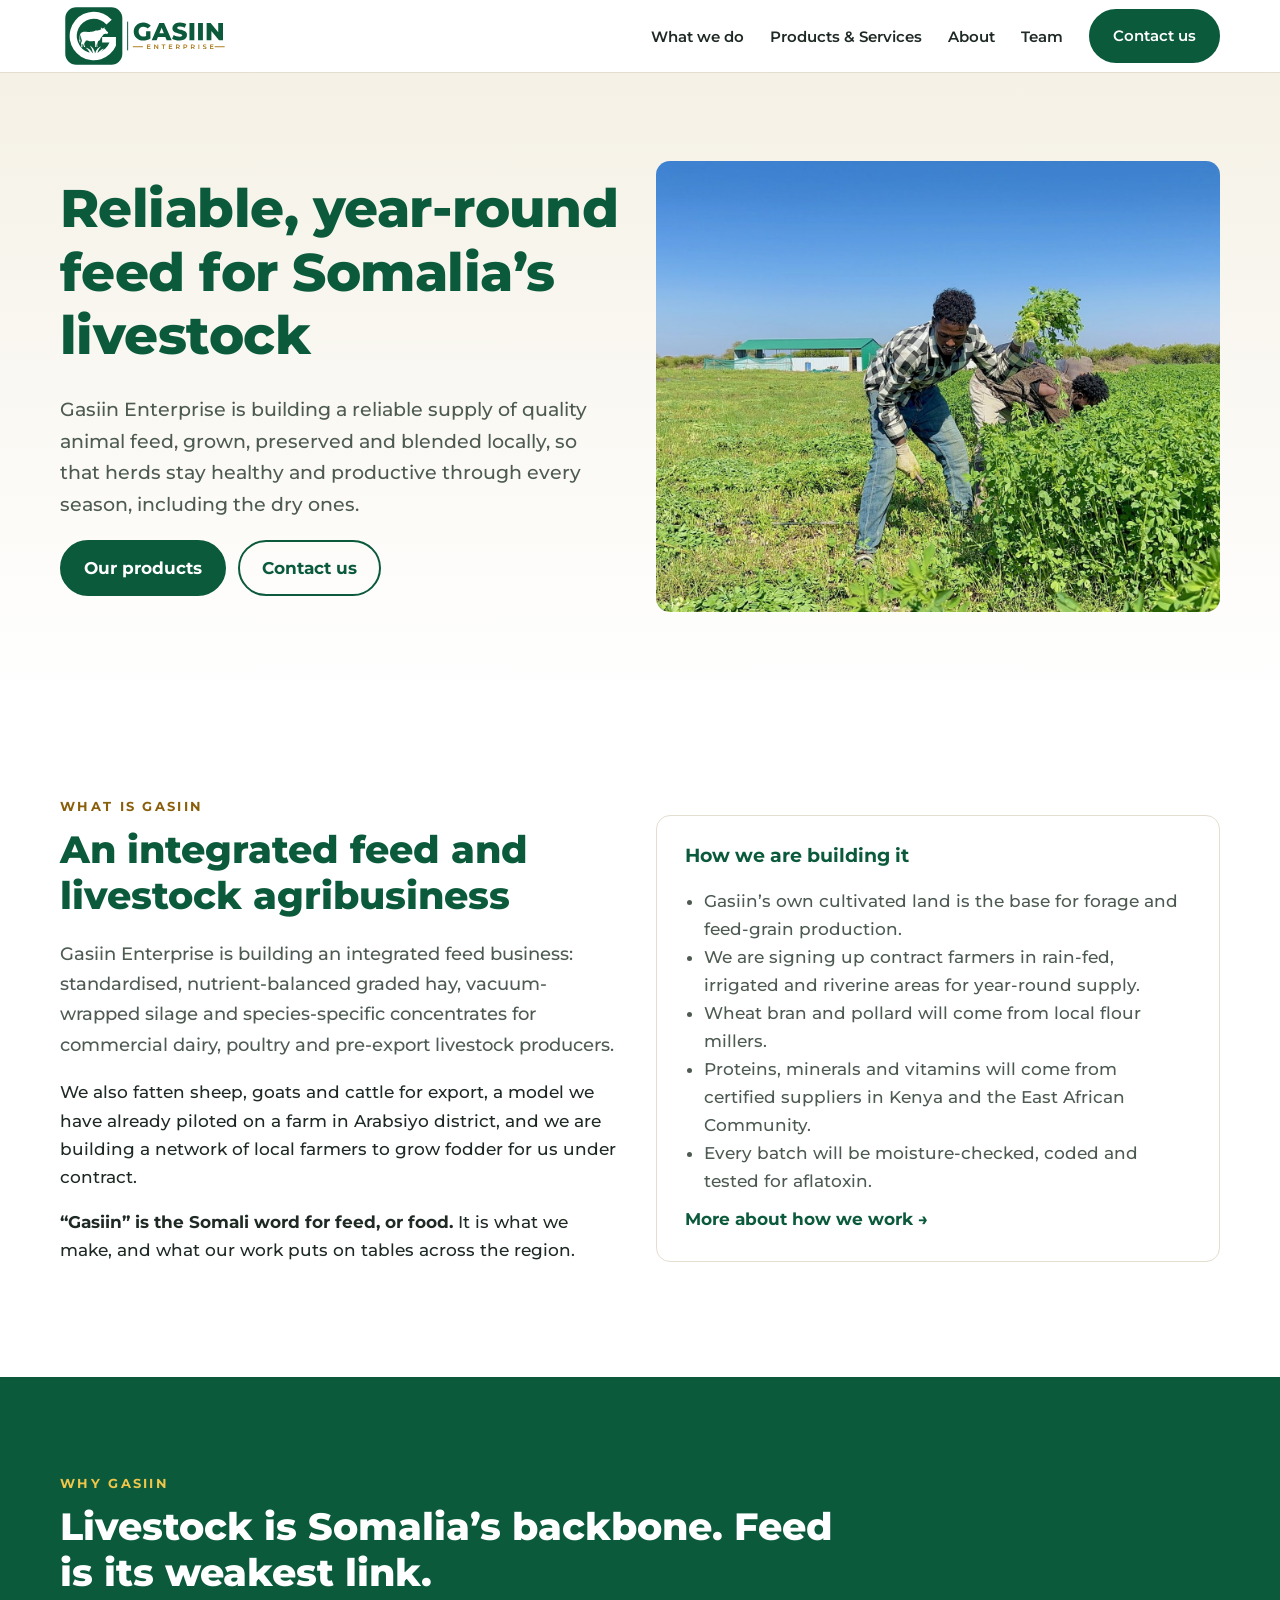
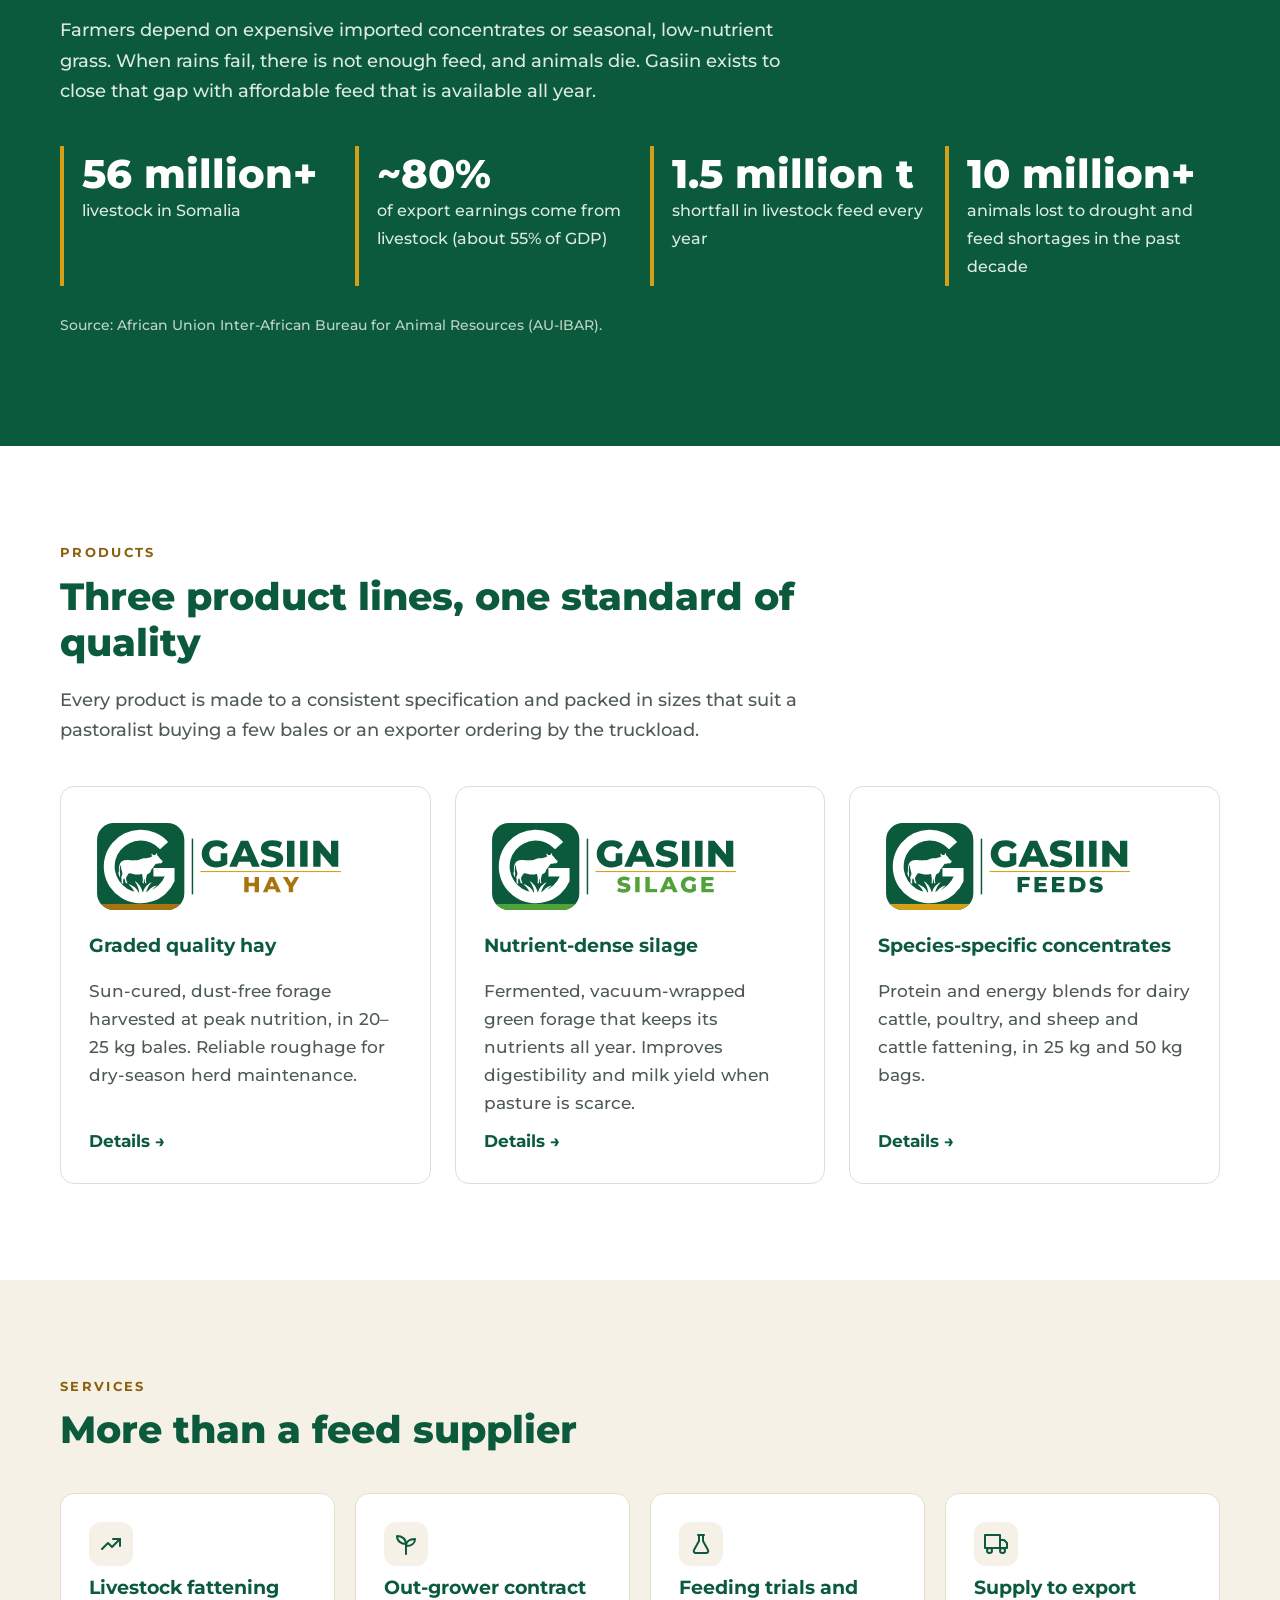
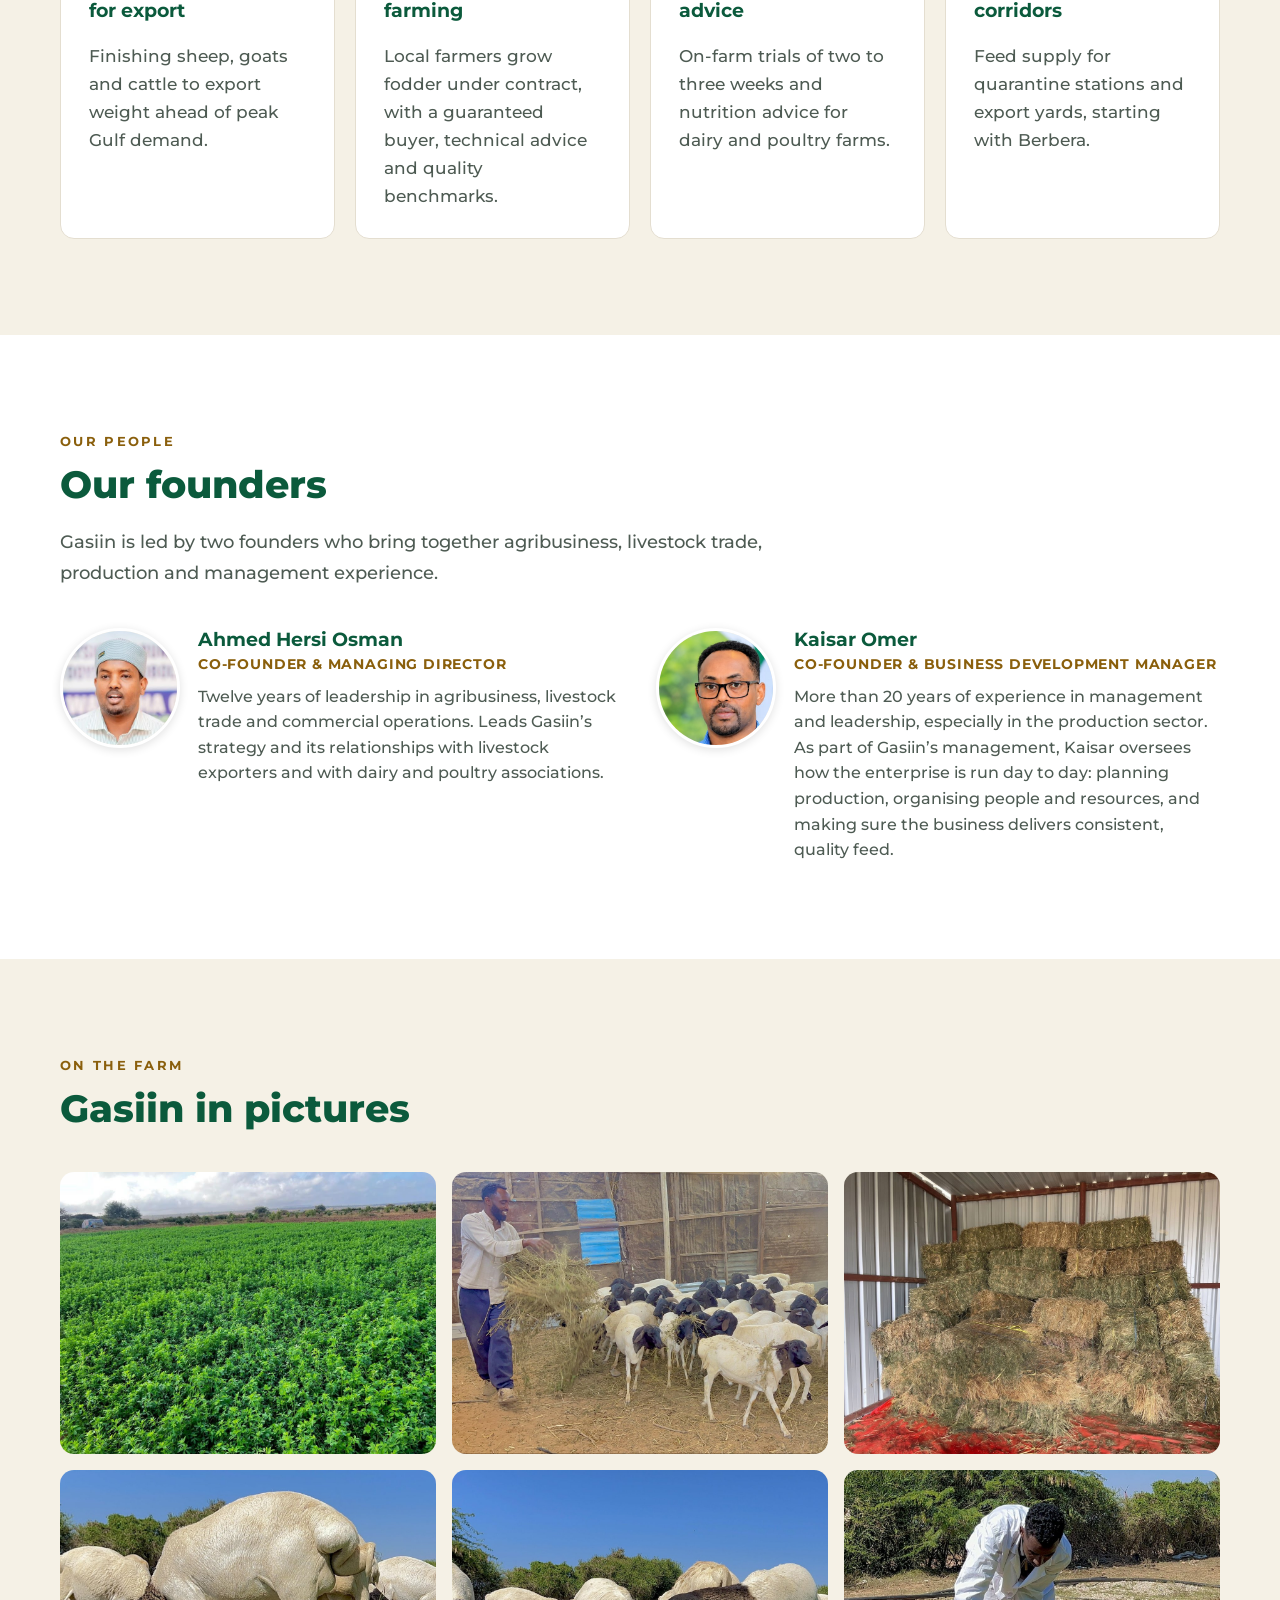
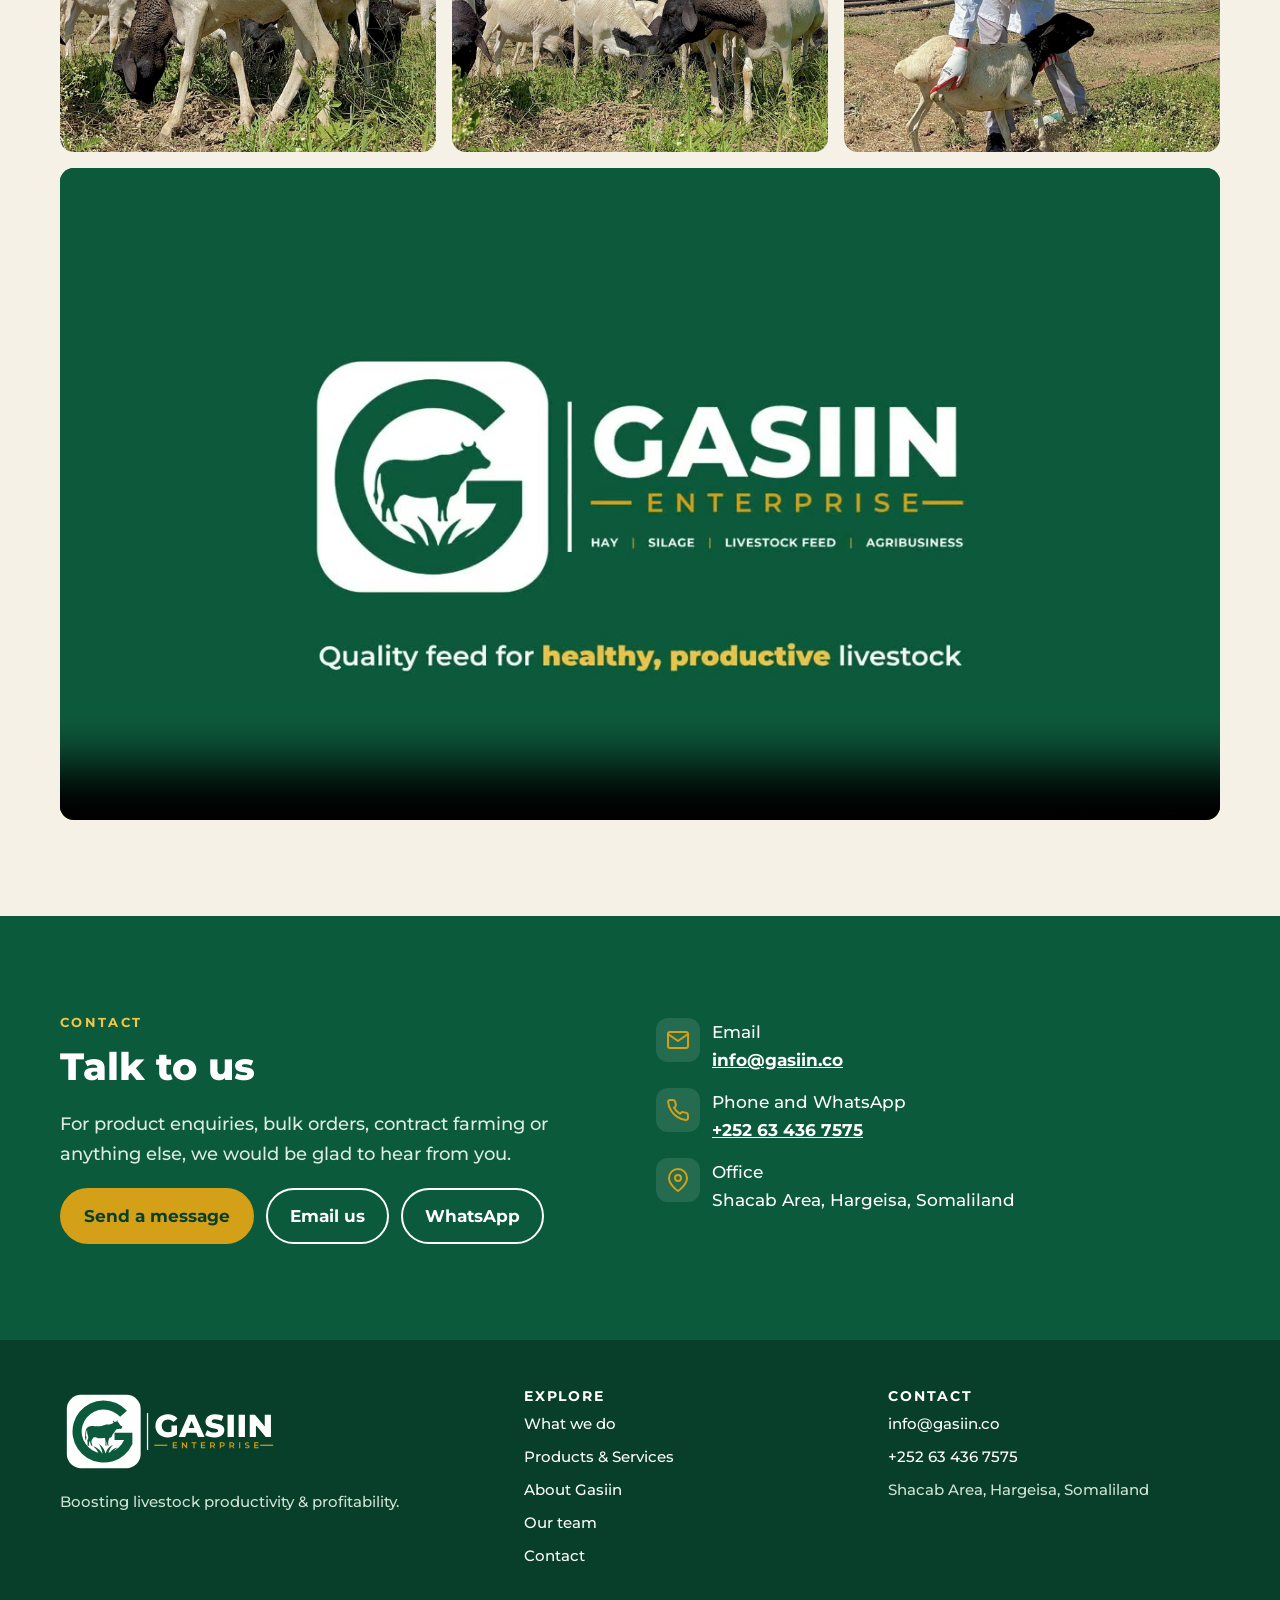
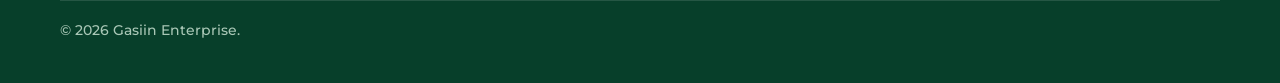
<file: docs/index.html>
<!doctype html>
<html lang="en">
<head>
<meta charset="utf-8">
<meta name="viewport" content="width=device-width, initial-scale=1">
<title>Gasiin Enterprise | Boosting livestock productivity &amp; profitability</title>
<meta name="description" content="Gasiin Enterprise produces graded hay, vacuum-wrapped silage and species-specific livestock feed, and fattens livestock for export. Based in Hargeisa.">
<link rel="canonical" href="https://gasiin.co/">
<meta name="theme-color" content="#0B5A3C">
<meta property="og:type" content="website">
<meta property="og:site_name" content="Gasiin Enterprise">
<meta property="og:title" content="Gasiin Enterprise | Boosting livestock productivity &amp; profitability">
<meta property="og:description" content="Gasiin Enterprise produces graded hay, vacuum-wrapped silage and species-specific livestock feed, and fattens livestock for export. Based in Hargeisa.">
<meta property="og:url" content="https://gasiin.co/">
<meta property="og:image" content="https://gasiin.co/assets/img/og-image.png">
<meta name="twitter:card" content="summary_large_image">
<link rel="icon" href="favicon.ico" sizes="any">
<link rel="icon" type="image/png" sizes="32x32" href="assets/img/favicon-32.png">
<link rel="apple-touch-icon" href="assets/img/apple-touch-icon.png">
<link rel="preconnect" href="https://fonts.googleapis.com">
<link rel="preconnect" href="https://fonts.gstatic.com" crossorigin>
<link rel="stylesheet" href="https://fonts.googleapis.com/css2?family=Montserrat:wght@500;600;700;800&amp;display=swap">
<link rel="stylesheet" href="assets/css/site.css?v=20261126d">
<script type="application/ld+json">
{
  "@context": "https://schema.org",
  "@type": "VideoObject",
  "name": "Gasiin Enterprise: introduction",
  "description": "A one-minute introduction to Gasiin Enterprise: fodder grown on our own farm (Napier, Super Napier, Sudan grass and alfalfa), quality hay, silage and livestock feeds, and sheep and goats finished for export with an average weight gain of 15 to 20 kg in 8 to 10 weeks.",
  "thumbnailUrl": "https://gasiin.co/assets/video/gasiin-intro-poster.jpg",
  "contentUrl": "https://gasiin.co/assets/video/gasiin-intro.mp4",
  "uploadDate": "2026-11-26",
  "duration": "PT1M",
  "publisher": {"@type": "Organization", "name": "Gasiin Enterprise", "url": "https://gasiin.co/"}
}
</script>
<script type="application/ld+json">
{
  "@context": "https://schema.org",
  "@type": "Organization",
  "name": "Gasiin Enterprise",
  "alternateName": "Gasiin",
  "url": "https://gasiin.co/",
  "logo": "https://gasiin.co/assets/img/logo-tagline.svg",
  "email": "info@gasiin.co",
  "telephone": "+252634367575",
  "slogan": "Boosting livestock productivity & profitability",
  "description": "Gasiin Enterprise is an early-stage integrated agribusiness building a supply of graded hay, vacuum-wrapped silage and species-specific livestock concentrates for dairy, poultry and pre-export livestock producers. It has piloted livestock fattening for export in Arabsiyo district.",
  "address": {
    "@type": "PostalAddress",
    "streetAddress": "Shacab Area",
    "addressLocality": "Hargeisa",
    "addressRegion": "Somaliland",
    "addressCountry": "SO"
  },
  "areaServed": ["Somaliland", "Somalia", "East Africa"],
  "founder": [
    {"@type": "Person", "name": "Ahmed Hersi Osman", "jobTitle": "Managing Director"},
    {"@type": "Person", "name": "Kaisar Omer", "jobTitle": "Co-Founder, Business Development Manager"}
  ],
  "knowsAbout": ["livestock feed", "hay", "silage", "animal nutrition", "livestock fattening", "contract farming"],
  "hasOfferCatalog": {
    "@type": "OfferCatalog",
    "name": "Gasiin products",
    "itemListElement": [
      {"@type": "Offer", "itemOffered": {"@type": "Product", "name": "Gasiin Hay", "description": "Graded, sun-cured quality hay in 20–25 kg bales."}},
      {"@type": "Offer", "itemOffered": {"@type": "Product", "name": "Gasiin Silage", "description": "Vacuum-wrapped, nutrient-dense silage, baled and bulk."}},
      {"@type": "Offer", "itemOffered": {"@type": "Product", "name": "Gasiin Feeds", "description": "Species-specific concentrates for dairy, poultry and sheep and cattle fattening, in 25 kg and 50 kg bags."}}
    ]
  }
}
</script>
</head>
<body>
<a class="skip" href="#main">Skip to content</a>
<header class="site-header">
  <div class="container">
    <a class="brand" href="index.html"><img src="assets/img/logo-compact.svg" alt="Gasiin Enterprise" width="170" height="68"></a>
    <button class="menu-toggle" type="button" aria-expanded="false" aria-controls="nav">Menu</button>
    <nav class="nav" id="nav" aria-label="Main">
      <ul>
        <li><a href="index.html#what">What we do</a></li>
        <li><a href="products.html">Products &amp; Services</a></li>
        <li><a href="about.html">About</a></li>
        <li><a href="index.html#team">Team</a></li>
        <li><a class="btn" href="contact.html">Contact us</a></li>
      </ul>
    </nav>
  </div>
</header>
<main id="main">

<section class="hero" id="hero">
  <div class="container grid-2">
    <div>
      <h1>Reliable, year-round feed for Somalia’s livestock</h1>
      <p class="tagline">Gasiin Enterprise is building a reliable supply of quality animal feed, grown, preserved and blended locally, so that herds stay healthy and productive through every season, including the dry ones.</p>
      <div class="btn-row">
        <a class="btn" href="products.html">Our products</a>
        <a class="btn btn--ghost" href="contact.html">Contact us</a>
      </div>
    </div>
    <figure class="hero-photo"><img src="assets/img/hero-harvest.jpg" alt="A smiling Gasiin worker harvesting thick green alfalfa, with the farm shed in the background" width="1400" height="1120" fetchpriority="high" decoding="async"></figure>
  </div>
</section>

<section class="section" id="what">
  <div class="container grid-2">
    <div>
      <span class="eyebrow">What is Gasiin</span>
      <h2>An integrated feed and livestock agribusiness</h2>
      <p class="lead">Gasiin Enterprise is building an integrated feed business: standardised, nutrient-balanced graded hay, vacuum-wrapped silage and species-specific concentrates for commercial dairy, poultry and pre-export livestock producers.</p>
      <p>We also fatten sheep, goats and cattle for export, a model we have already piloted on a farm in Arabsiyo district, and we are building a network of local farmers to grow fodder for us under contract.</p>
      <p><strong>“Gasiin” is the Somali word for feed, or food.</strong> It is what we make, and what our work puts on tables across the region.</p>
    </div>
    <div class="card">
      <h3>How we are building it</h3>
      <ul>
        <li>Gasiin’s own cultivated land is the base for forage and feed-grain production.</li>
        <li>We are signing up contract farmers in rain-fed, irrigated and riverine areas for year-round supply.</li>
        <li>Wheat bran and pollard will come from local flour millers.</li>
        <li>Proteins, minerals and vitamins will come from certified suppliers in Kenya and the East African Community.</li>
        <li>Every batch will be moisture-checked, coded and tested for aflatoxin.</li>
      </ul>
      <a class="more" href="about.html">More about how we work →</a>
    </div>
  </div>
</section>

<section class="section section--green" id="why">
  <div class="container">
    <div class="section-head">
      <span class="eyebrow">Why Gasiin</span>
      <h2>Livestock is Somalia’s backbone. Feed is its weakest link.</h2>
      <p class="lead">Farmers depend on expensive imported concentrates or seasonal, low-nutrient grass. When rains fail, there is not enough feed, and animals die. Gasiin exists to close that gap with affordable feed that is available all year.</p>
    </div>
    <div class="grid-4">
      <div class="stat"><strong>56 million+</strong><span>livestock in Somalia</span></div>
      <div class="stat"><strong>~80%</strong><span>of export earnings come from livestock (about 55% of GDP)</span></div>
      <div class="stat"><strong>1.5 million t</strong><span>shortfall in livestock feed every year</span></div>
      <div class="stat"><strong>10 million+</strong><span>animals lost to drought and feed shortages in the past decade</span></div>
    </div>
    <p class="source">Source: African Union Inter-African Bureau for Animal Resources (AU-IBAR).</p>
  </div>
</section>

<section class="section" id="products">
  <div class="container">
    <div class="section-head">
      <span class="eyebrow">Products</span>
      <h2>Three product lines, one standard of quality</h2>
      <p class="lead">Every product is made to a consistent specification and packed in sizes that suit a pastoralist buying a few bales or an exporter ordering by the truckload.</p>
    </div>
    <div class="grid-3">
      <article class="card">
        <img class="logo" src="assets/img/gasiin-hay.svg" alt="Gasiin Hay" width="260" height="103" loading="lazy">
        <h3>Graded quality hay</h3>
        <p>Sun-cured, dust-free forage harvested at peak nutrition, in 20–25 kg bales. Reliable roughage for dry-season herd maintenance.</p>
        <a class="more" href="products.html#hay">Details →</a>
      </article>
      <article class="card">
        <img class="logo" src="assets/img/gasiin-silage.svg" alt="Gasiin Silage" width="260" height="103" loading="lazy">
        <h3>Nutrient-dense silage</h3>
        <p>Fermented, vacuum-wrapped green forage that keeps its nutrients all year. Improves digestibility and milk yield when pasture is scarce.</p>
        <a class="more" href="products.html#silage">Details →</a>
      </article>
      <article class="card">
        <img class="logo" src="assets/img/gasiin-feeds.svg" alt="Gasiin Feeds" width="260" height="103" loading="lazy">
        <h3>Species-specific concentrates</h3>
        <p>Protein and energy blends for dairy cattle, poultry, and sheep and cattle fattening, in 25 kg and 50 kg bags.</p>
        <a class="more" href="products.html#feeds">Details →</a>
      </article>
    </div>
  </div>
</section>

<section class="section section--beige" id="services">
  <div class="container">
    <div class="section-head">
      <span class="eyebrow">Services</span>
      <h2>More than a feed supplier</h2>
    </div>
    <div class="grid-4">
      <div class="card">
        <span class="icon" aria-hidden="true"><svg viewBox="0 0 24 24" fill="none" stroke="currentColor" stroke-width="2" stroke-linecap="round" stroke-linejoin="round"><path d="M3 17l6-6 4 4 8-8"/><path d="M14 7h7v7"/></svg></span>
        <h3>Livestock fattening for export</h3>
        <p>Finishing sheep, goats and cattle to export weight ahead of peak Gulf demand.</p>
      </div>
      <div class="card">
        <span class="icon" aria-hidden="true"><svg viewBox="0 0 24 24" fill="none" stroke="currentColor" stroke-width="2" stroke-linecap="round" stroke-linejoin="round"><path d="M12 22V12"/><path d="M12 12C12 7 8 4 3 4c0 5 4 8 9 8z"/><path d="M12 14c0-4 3-7 9-7 0 4-3 7-9 7z"/></svg></span>
        <h3>Out-grower contract farming</h3>
        <p>Local farmers grow fodder under contract, with a guaranteed buyer, technical advice and quality benchmarks.</p>
      </div>
      <div class="card">
        <span class="icon" aria-hidden="true"><svg viewBox="0 0 24 24" fill="none" stroke="currentColor" stroke-width="2" stroke-linecap="round" stroke-linejoin="round"><path d="M9 3h6"/><path d="M10 3v6l-5 9a2 2 0 0 0 2 3h10a2 2 0 0 0 2-3l-5-9V3"/></svg></span>
        <h3>Feeding trials and advice</h3>
        <p>On-farm trials of two to three weeks and nutrition advice for dairy and poultry farms.</p>
      </div>
      <div class="card">
        <span class="icon" aria-hidden="true"><svg viewBox="0 0 24 24" fill="none" stroke="currentColor" stroke-width="2" stroke-linecap="round" stroke-linejoin="round"><path d="M1 3h15v13H1z"/><path d="M16 8h4l3 3v5h-7z"/><circle cx="5.5" cy="18.5" r="2.5"/><circle cx="18.5" cy="18.5" r="2.5"/></svg></span>
        <h3>Supply to export corridors</h3>
        <p>Feed supply for quarantine stations and export yards, starting with Berbera.</p>
      </div>
    </div>
  </div>
</section>

<section class="section" id="team">
  <div class="container">
    <div class="section-head">
      <span class="eyebrow">Our people</span>
      <h2>Our founders</h2>
      <p class="lead">Gasiin is led by two founders who bring together agribusiness, livestock trade, production and management experience.</p>
    </div>
    <div class="grid-2" style="align-items:start">
      <div class="person">
        <img class="avatar avatar--photo" src="assets/img/ahmed-hersi.jpg" alt="Ahmed Hersi Osman" width="160" height="160" loading="lazy" decoding="async">
        <div>
          <h3>Ahmed Hersi Osman</h3>
          <span class="role">Co-Founder &amp; Managing Director</span>
          <p>Twelve years of leadership in agribusiness, livestock trade and commercial operations. Leads Gasiin’s strategy and its relationships with livestock exporters and with dairy and poultry associations.</p>
        </div>
      </div>
      <div class="person">
        <img class="avatar avatar--photo" src="assets/img/kaisar-omer.jpg" alt="Kaisar Omer" width="160" height="160" loading="lazy" decoding="async">
        <div>
          <h3>Kaisar Omer</h3>
          <span class="role">Co-Founder &amp; Business Development Manager</span>
          <p>More than 20 years of experience in management and leadership, especially in the production sector. As part of Gasiin’s management, Kaisar oversees how the enterprise is run day to day: planning production, organising people and resources, and making sure the business delivers consistent, quality feed.</p>
        </div>
      </div>
    </div>
  </div>
</section>

<section class="section section--beige" id="gallery">
  <div class="container">
    <div class="section-head">
      <span class="eyebrow">On the farm</span>
      <h2>Gasiin in pictures</h2>
    </div>
    <div class="gallery">
      <figure class="photo" tabindex="0">
        <img src="assets/img/fodder-field-alfalfa.jpg" alt="A dense green field of alfalfa fodder" width="1200" height="900" loading="lazy" decoding="async">
        <figcaption><strong>Fodder field</strong><span>Alfalfa (lucerne) growing thick and green, ready for cutting into hay.</span></figcaption>
      </figure>
      <figure class="photo" tabindex="0">
        <img src="assets/img/feeding-hay-pen.jpg" alt="A smiling worker throwing hay to a large flock of black-headed sheep in a pen" width="1200" height="900" loading="lazy" decoding="async">
        <figcaption><strong>Feeding time</strong><span>Fresh hay fed to the flock in the pen.</span></figcaption>
      </figure>
      <figure class="photo" tabindex="0">
        <img src="assets/img/hay-bales-store.jpg" alt="Stacked square hay bales stored on a tarpaulin inside a shed" width="1200" height="900" loading="lazy" decoding="async">
        <figcaption><strong>Hay bales in storage</strong><span>Baled hay stacked off the ground under cover to keep it dry and in good condition.</span></figcaption>
      </figure>
      <figure class="photo" tabindex="0">
        <img src="assets/img/well-finished-sheep.jpg" alt="A large, well-conditioned black-headed sheep grazing in green grass" width="1200" height="900" loading="lazy" decoding="async">
        <figcaption><strong>Well-finished sheep</strong><span>A full-bodied sheep grazing, showing the size and condition good feeding brings.</span></figcaption>
      </figure>
      <figure class="photo" tabindex="0">
        <img src="assets/img/sheep-low-angle.jpg" alt="Black-headed sheep grazing on green grass under a blue sky" width="1200" height="900" loading="lazy" decoding="async">
        <figcaption><strong>Healthy, well-fed sheep</strong><span>Black-headed sheep grazing, in good body condition.</span></figcaption>
      </figure>
      <figure class="photo" tabindex="0">
        <img src="assets/img/handling-sheep.jpg" alt="A staff member in a white coat and gloves checking a sheep" width="1200" height="900" loading="lazy" decoding="async">
        <figcaption><strong>Animal health check</strong><span>Checking each animal’s health and body condition.</span></figcaption>
      </figure>
    </div>
    <div class="video">
      <video controls preload="none" playsinline width="1920" height="1080" poster="assets/video/gasiin-intro-poster.jpg" aria-label="Gasiin Enterprise: one-minute introduction video">
        <source src="assets/video/gasiin-intro.mp4" type="video/mp4">
        <a href="assets/video/gasiin-intro.mp4">Watch the Gasiin introduction video</a>
      </video>
    </div>
  </div>
</section>

<section class="section section--green" id="contact">
  <div class="container grid-2">
    <div>
      <span class="eyebrow">Contact</span>
      <h2>Talk to us</h2>
      <p class="lead">For product enquiries, bulk orders, contract farming or anything else, we would be glad to hear from you.</p>
      <div class="btn-row">
        <a class="btn btn--gold" href="contact.html">Send a message</a>
        <a class="btn btn--ghost" style="color:#fff;border-color:#fff" href="mailto:info@gasiin.co">Email us</a>
        <a class="btn btn--ghost" style="color:#fff;border-color:#fff" href="https://wa.me/252634367575">WhatsApp</a>
      </div>
    </div>
    <ul class="contact-list">
      <li><span class="icon" aria-hidden="true"><svg viewBox="0 0 24 24" fill="none" stroke="currentColor" stroke-width="2" stroke-linecap="round" stroke-linejoin="round"><rect x="2" y="4" width="20" height="16" rx="2"/><path d="M22 6l-10 7L2 6"/></svg></span><div>Email<br><a href="mailto:info@gasiin.co">info@gasiin.co</a></div></li>
      <li><span class="icon" aria-hidden="true"><svg viewBox="0 0 24 24" fill="none" stroke="currentColor" stroke-width="2" stroke-linecap="round" stroke-linejoin="round"><path d="M22 16.9v3a2 2 0 0 1-2.2 2 19.8 19.8 0 0 1-8.6-3.1 19.5 19.5 0 0 1-6-6A19.8 19.8 0 0 1 2.1 4.2 2 2 0 0 1 4.1 2h3a2 2 0 0 1 2 1.7c.1.9.4 1.8.7 2.7a2 2 0 0 1-.5 2.1L8 9.8a16 16 0 0 0 6 6l1.3-1.3a2 2 0 0 1 2.1-.4c.9.3 1.8.6 2.7.7a2 2 0 0 1 1.7 2z"/></svg></span><div>Phone and WhatsApp<br><a href="tel:+252634367575">+252 63 436 7575</a></div></li>
      <li><span class="icon" aria-hidden="true"><svg viewBox="0 0 24 24" fill="none" stroke="currentColor" stroke-width="2" stroke-linecap="round" stroke-linejoin="round"><path d="M21 10c0 7-9 13-9 13S3 17 3 10a9 9 0 0 1 18 0z"/><circle cx="12" cy="10" r="3"/></svg></span><div>Office<br>Shacab Area, Hargeisa, Somaliland</div></li>
    </ul>
  </div>
</section>

</main>
<footer class="site-footer">
  <div class="container">
    <div>
      <img src="assets/img/logo-reversed-compact.svg" alt="Gasiin Enterprise" width="220" height="87">
      <p>Boosting livestock productivity &amp; profitability.</p>
    </div>
    <div>
      <h3>Explore</h3>
      <ul>
        <li><a href="index.html#what">What we do</a></li>
        <li><a href="products.html">Products &amp; Services</a></li>
        <li><a href="about.html">About Gasiin</a></li>
        <li><a href="index.html#team">Our team</a></li>
        <li><a href="contact.html">Contact</a></li>
      </ul>
    </div>
    <div>
      <h3>Contact</h3>
      <ul>
        <li><a href="mailto:info@gasiin.co">info@gasiin.co</a></li>
        <li><a href="tel:+252634367575">+252 63 436 7575</a></li>
        <li>Shacab Area, Hargeisa, Somaliland</li>
      </ul>
    </div>
    <p class="footer-bottom">© 2026 Gasiin Enterprise.</p>
  </div>
</footer>
<script src="assets/js/site.js" defer></script>
</body>
</html>
</file>
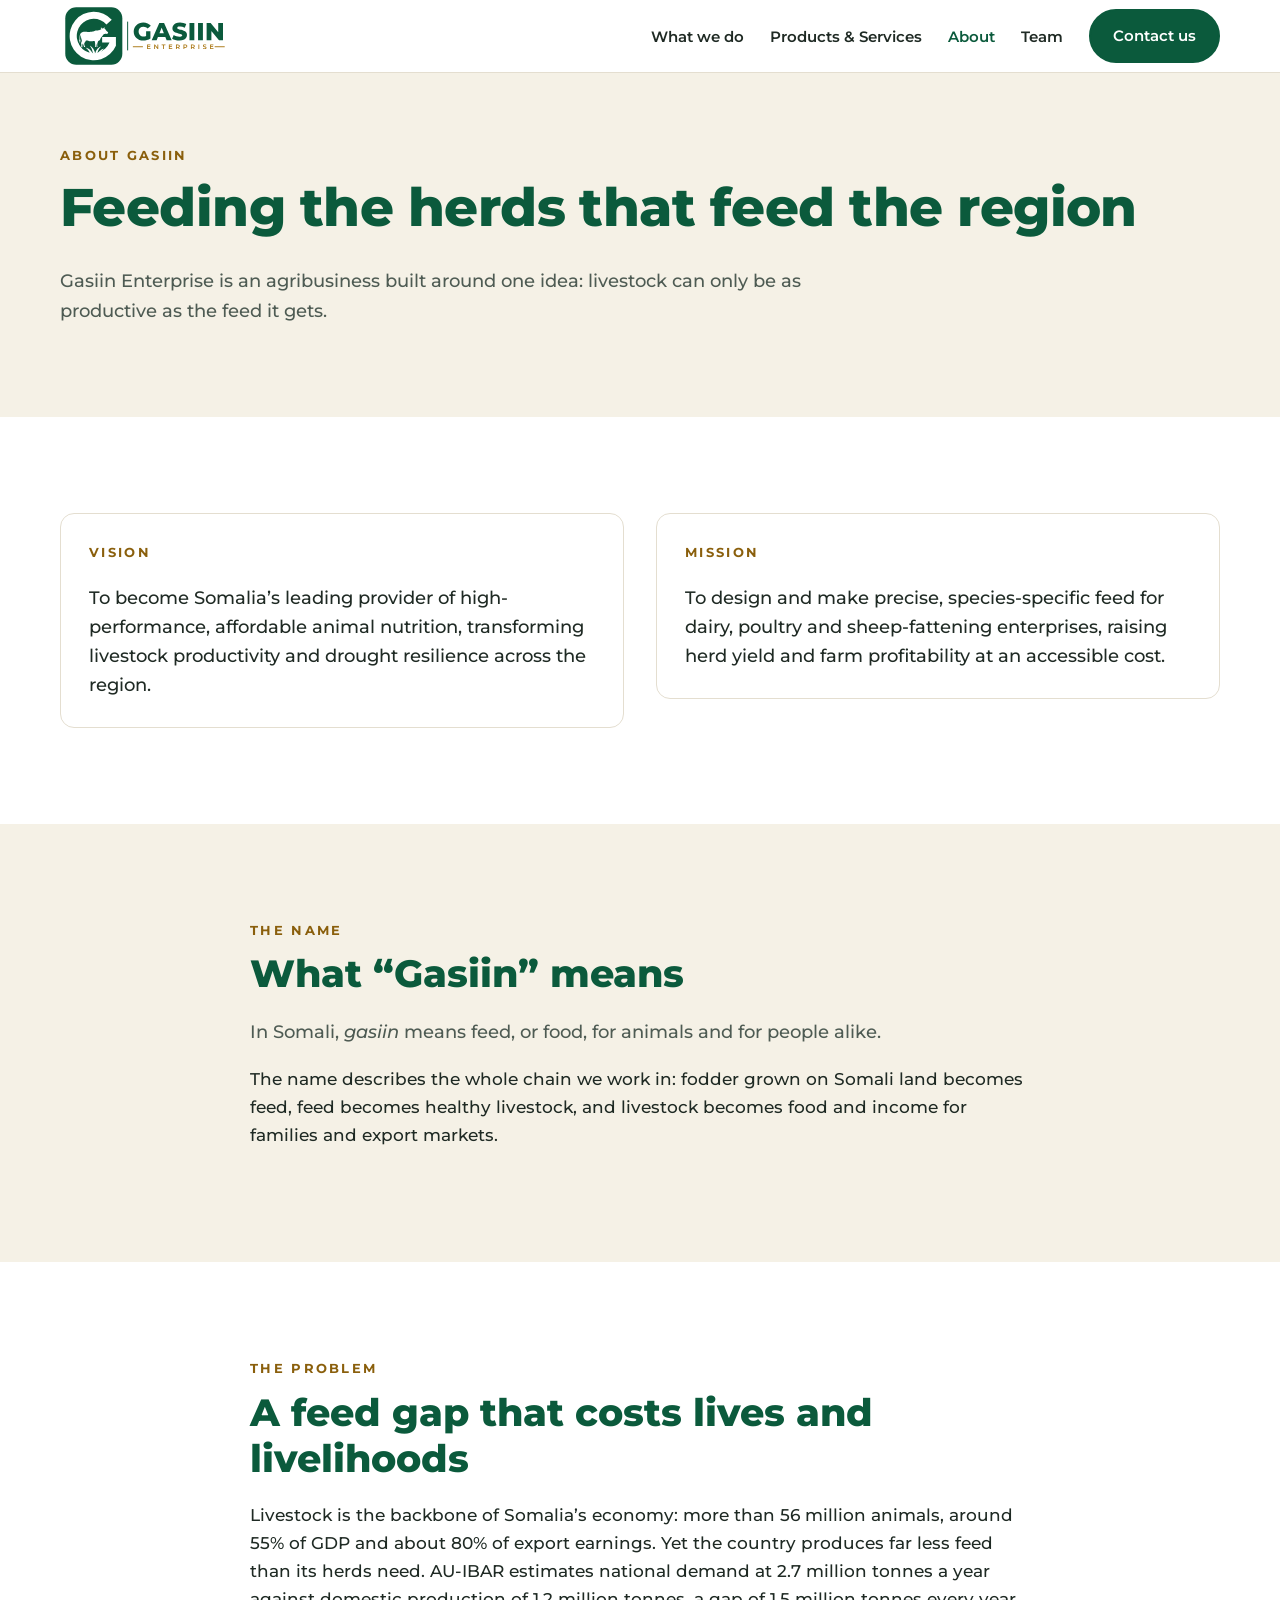
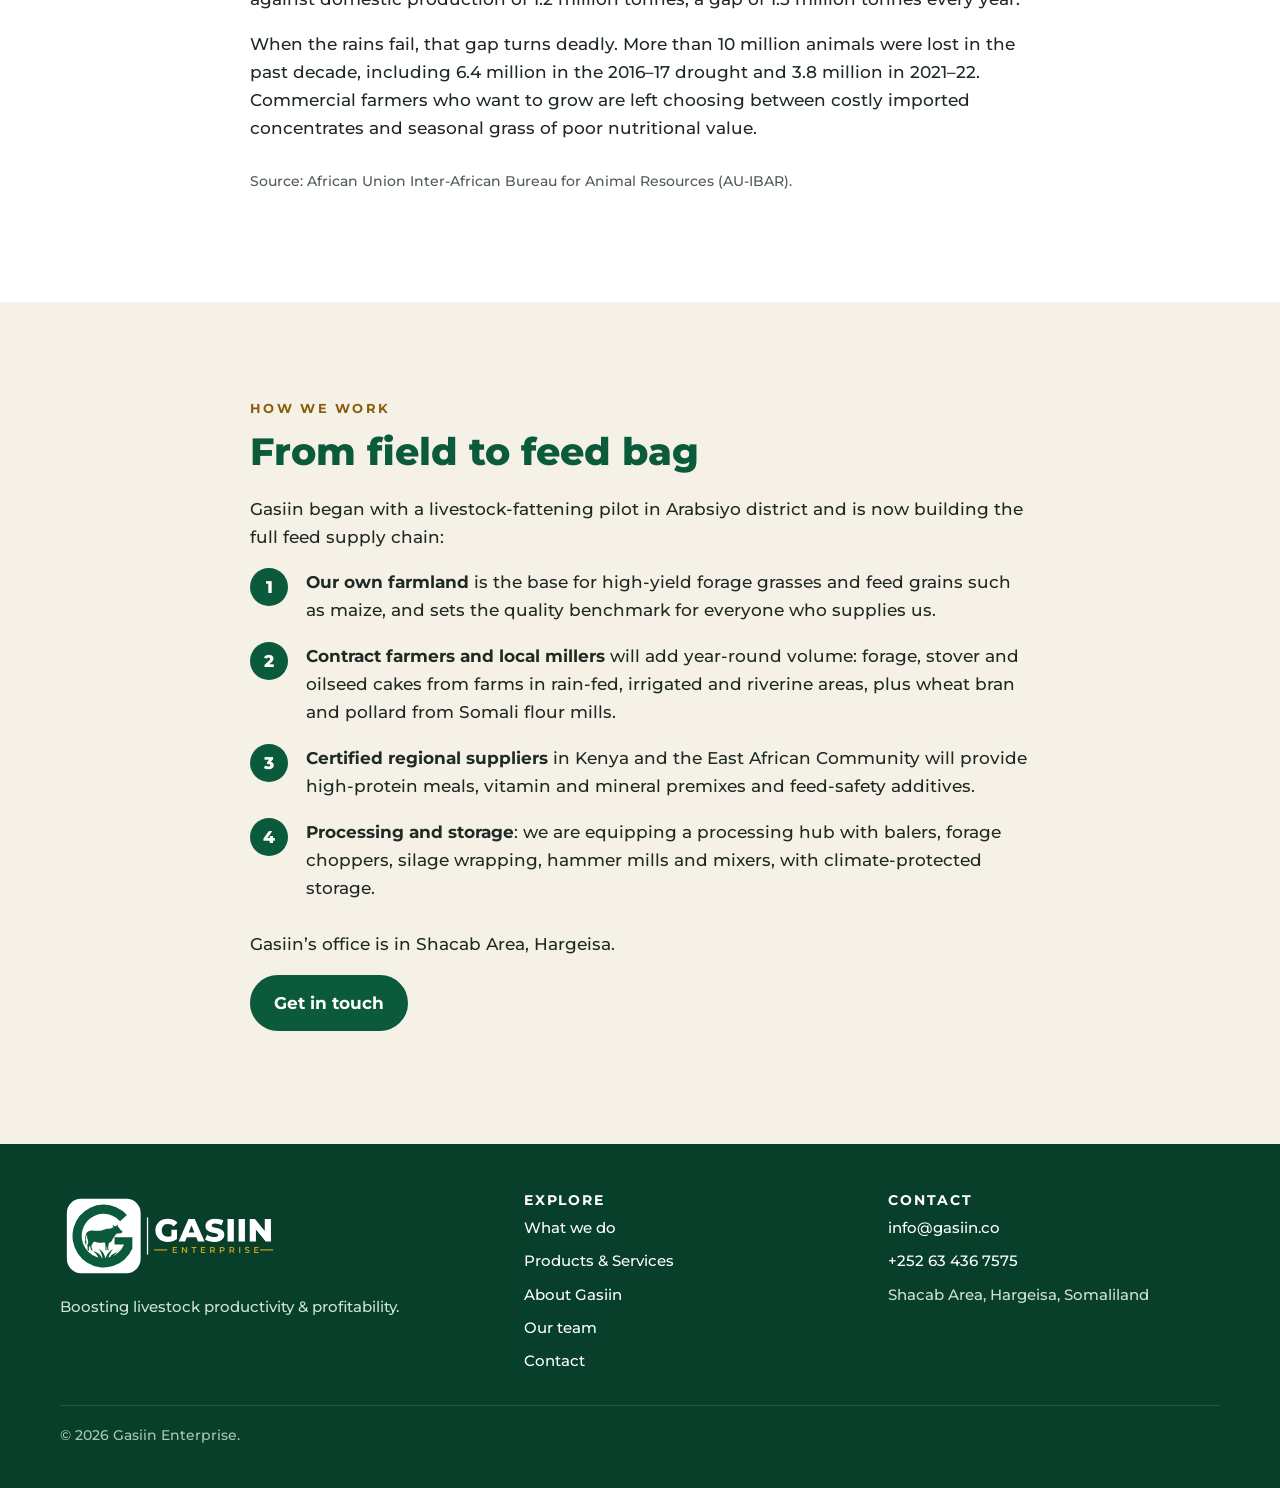
<file: docs/about.html>
<!doctype html>
<html lang="en">
<head>
<meta charset="utf-8">
<meta name="viewport" content="width=device-width, initial-scale=1">
<title>About Gasiin Enterprise | Vision, Mission and How We Work</title>
<meta name="description" content="Why Gasiin exists, what the name means, and how we produce reliable, affordable animal feed year-round for Somalia’s livestock sector.">
<link rel="canonical" href="https://gasiin.co/about.html">
<meta name="theme-color" content="#0B5A3C">
<meta property="og:type" content="website">
<meta property="og:site_name" content="Gasiin Enterprise">
<meta property="og:title" content="About Gasiin Enterprise | Vision, Mission and How We Work">
<meta property="og:description" content="Why Gasiin exists, what the name means, and how we produce reliable, affordable animal feed year-round for Somalia’s livestock sector.">
<meta property="og:url" content="https://gasiin.co/about.html">
<meta property="og:image" content="https://gasiin.co/assets/img/og-image.png">
<meta name="twitter:card" content="summary_large_image">
<link rel="icon" href="favicon.ico" sizes="any">
<link rel="icon" type="image/png" sizes="32x32" href="assets/img/favicon-32.png">
<link rel="apple-touch-icon" href="assets/img/apple-touch-icon.png">
<link rel="preconnect" href="https://fonts.googleapis.com">
<link rel="preconnect" href="https://fonts.gstatic.com" crossorigin>
<link rel="stylesheet" href="https://fonts.googleapis.com/css2?family=Montserrat:wght@500;600;700;800&amp;display=swap">
<link rel="stylesheet" href="assets/css/site.css?v=20261126d">
</head>
<body>
<a class="skip" href="#main">Skip to content</a>
<header class="site-header">
  <div class="container">
    <a class="brand" href="index.html"><img src="assets/img/logo-compact.svg" alt="Gasiin Enterprise" width="170" height="68"></a>
    <button class="menu-toggle" type="button" aria-expanded="false" aria-controls="nav">Menu</button>
    <nav class="nav" id="nav" aria-label="Main">
      <ul>
        <li><a href="index.html#what">What we do</a></li>
        <li><a href="products.html">Products &amp; Services</a></li>
        <li><a href="about.html" aria-current="page">About</a></li>
        <li><a href="index.html#team">Team</a></li>
        <li><a class="btn" href="contact.html">Contact us</a></li>
      </ul>
    </nav>
  </div>
</header>
<main id="main">

<section class="page-hero">
  <div class="container">
    <span class="eyebrow">About Gasiin</span>
    <h1>Feeding the herds that feed the region</h1>
    <p class="lead">Gasiin Enterprise is an agribusiness built around one idea: livestock can only be as productive as the feed it gets.</p>
  </div>
</section>

<section class="section">
  <div class="container grid-2" style="align-items:start">
    <div class="card">
      <span class="eyebrow">Vision</span>
      <p style="color:var(--ink);font-size:1.1rem">To become Somalia’s leading provider of high-performance, affordable animal nutrition, transforming livestock productivity and drought resilience across the region.</p>
    </div>
    <div class="card">
      <span class="eyebrow">Mission</span>
      <p style="color:var(--ink);font-size:1.1rem">To design and make precise, species-specific feed for dairy, poultry and sheep-fattening enterprises, raising herd yield and farm profitability at an accessible cost.</p>
    </div>
  </div>
</section>

<section class="section section--beige">
  <div class="container prose">
    <span class="eyebrow">The name</span>
    <h2>What “Gasiin” means</h2>
    <p class="lead">In Somali, <em>gasiin</em> means feed, or food, for animals and for people alike.</p>
    <p>The name describes the whole chain we work in: fodder grown on Somali land becomes feed, feed becomes healthy livestock, and livestock becomes food and income for families and export markets.</p>
  </div>
</section>

<section class="section">
  <div class="container prose">
    <span class="eyebrow">The problem</span>
    <h2>A feed gap that costs lives and livelihoods</h2>
    <p>Livestock is the backbone of Somalia’s economy: more than 56 million animals, around 55% of GDP and about 80% of export earnings. Yet the country produces far less feed than its herds need. AU-IBAR estimates national demand at 2.7 million tonnes a year against domestic production of 1.2 million tonnes, a gap of 1.5 million tonnes every year.</p>
    <p>When the rains fail, that gap turns deadly. More than 10 million animals were lost in the past decade, including 6.4 million in the 2016–17 drought and 3.8 million in 2021–22. Commercial farmers who want to grow are left choosing between costly imported concentrates and seasonal grass of poor nutritional value.</p>
    <p class="source" style="color:var(--muted)">Source: African Union Inter-African Bureau for Animal Resources (AU-IBAR).</p>
  </div>
</section>

<section class="section section--beige" id="how">
  <div class="container prose">
    <span class="eyebrow">How we work</span>
    <h2>From field to feed bag</h2>
    <p>Gasiin began with a livestock-fattening pilot in Arabsiyo district and is now building the full feed supply chain:</p>
    <ol class="steps">
      <li><strong>Our own farmland</strong> is the base for high-yield forage grasses and feed grains such as maize, and sets the quality benchmark for everyone who supplies us.</li>
      <li><strong>Contract farmers and local millers</strong> will add year-round volume: forage, stover and oilseed cakes from farms in rain-fed, irrigated and riverine areas, plus wheat bran and pollard from Somali flour mills.</li>
      <li><strong>Certified regional suppliers</strong> in Kenya and the East African Community will provide high-protein meals, vitamin and mineral premixes and feed-safety additives.</li>
      <li><strong>Processing and storage</strong>: we are equipping a processing hub with balers, forage choppers, silage wrapping, hammer mills and mixers, with climate-protected storage.</li>
    </ol>
    <p style="margin-top:28px">Gasiin’s office is in Shacab Area, Hargeisa.</p>
    <p><a class="btn" href="contact.html">Get in touch</a></p>
  </div>
</section>

</main>
<footer class="site-footer">
  <div class="container">
    <div>
      <img src="assets/img/logo-reversed-compact.svg" alt="Gasiin Enterprise" width="220" height="87">
      <p>Boosting livestock productivity &amp; profitability.</p>
    </div>
    <div>
      <h3>Explore</h3>
      <ul>
        <li><a href="index.html#what">What we do</a></li>
        <li><a href="products.html">Products &amp; Services</a></li>
        <li><a href="about.html">About Gasiin</a></li>
        <li><a href="index.html#team">Our team</a></li>
        <li><a href="contact.html">Contact</a></li>
      </ul>
    </div>
    <div>
      <h3>Contact</h3>
      <ul>
        <li><a href="mailto:info@gasiin.co">info@gasiin.co</a></li>
        <li><a href="tel:+252634367575">+252 63 436 7575</a></li>
        <li>Shacab Area, Hargeisa, Somaliland</li>
      </ul>
    </div>
    <p class="footer-bottom">© 2026 Gasiin Enterprise.</p>
  </div>
</footer>
<script src="assets/js/site.js" defer></script>
</body>
</html>
</file>
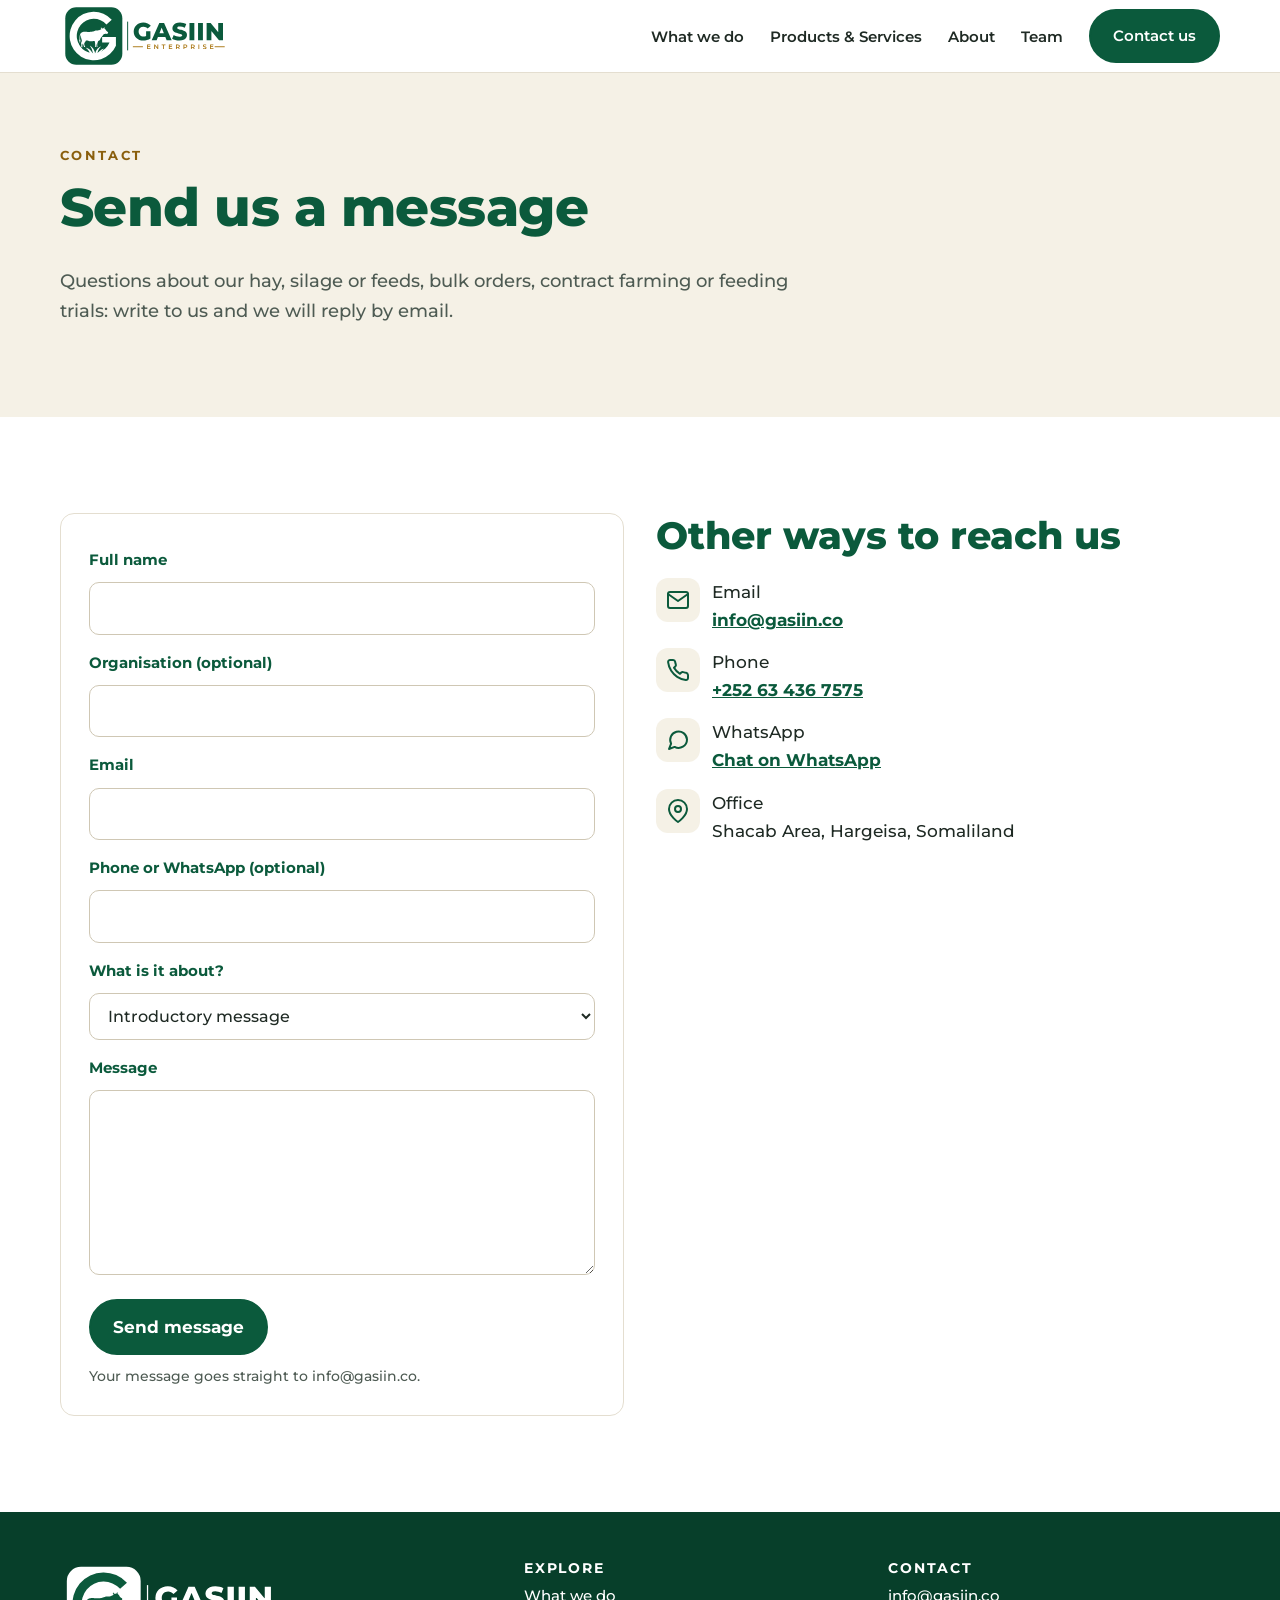
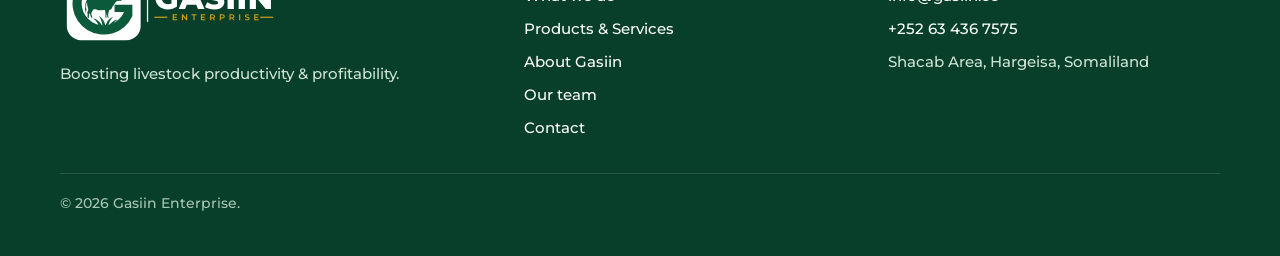
<file: docs/contact.html>
<!doctype html>
<html lang="en">
<head>
<meta charset="utf-8">
<meta name="viewport" content="width=device-width, initial-scale=1">
<title>Contact Gasiin Enterprise | Hargeisa, Somaliland</title>
<meta name="description" content="Send Gasiin Enterprise a message about hay, silage, livestock feed, bulk orders or contract farming. Email info@gasiin.co or call +252 63 436 7575.">
<link rel="canonical" href="https://gasiin.co/contact.html">
<meta name="theme-color" content="#0B5A3C">
<meta property="og:type" content="website">
<meta property="og:site_name" content="Gasiin Enterprise">
<meta property="og:title" content="Contact Gasiin Enterprise | Hargeisa, Somaliland">
<meta property="og:description" content="Send Gasiin Enterprise a message about hay, silage, livestock feed, bulk orders or contract farming. Email info@gasiin.co or call +252 63 436 7575.">
<meta property="og:url" content="https://gasiin.co/contact.html">
<meta property="og:image" content="https://gasiin.co/assets/img/og-image.png">
<meta name="twitter:card" content="summary_large_image">
<link rel="icon" href="favicon.ico" sizes="any">
<link rel="icon" type="image/png" sizes="32x32" href="assets/img/favicon-32.png">
<link rel="apple-touch-icon" href="assets/img/apple-touch-icon.png">
<link rel="preconnect" href="https://fonts.googleapis.com">
<link rel="preconnect" href="https://fonts.gstatic.com" crossorigin>
<link rel="stylesheet" href="https://fonts.googleapis.com/css2?family=Montserrat:wght@500;600;700;800&amp;display=swap">
<link rel="stylesheet" href="assets/css/site.css?v=20261126d">
</head>
<body>
<a class="skip" href="#main">Skip to content</a>
<header class="site-header">
  <div class="container">
    <a class="brand" href="index.html"><img src="assets/img/logo-compact.svg" alt="Gasiin Enterprise" width="170" height="68"></a>
    <button class="menu-toggle" type="button" aria-expanded="false" aria-controls="nav">Menu</button>
    <nav class="nav" id="nav" aria-label="Main">
      <ul>
        <li><a href="index.html#what">What we do</a></li>
        <li><a href="products.html">Products &amp; Services</a></li>
        <li><a href="about.html">About</a></li>
        <li><a href="index.html#team">Team</a></li>
        <li><a class="btn" href="contact.html">Contact us</a></li>
      </ul>
    </nav>
  </div>
</header>
<main id="main">

<section class="page-hero">
  <div class="container">
    <span class="eyebrow">Contact</span>
    <h1>Send us a message</h1>
    <p class="lead">Questions about our hay, silage or feeds, bulk orders, contract farming or feeding trials: write to us and we will reply by email.</p>
  </div>
</section>

<section class="section">
  <div class="container grid-2" style="align-items:start">
    <form class="card form" action="https://api.web3forms.com/submit" method="POST">
      <input type="hidden" name="access_key" value="9f91c54a-e38c-45ae-bbf9-99f93e8b7666">
      <input type="hidden" name="subject" value="New enquiry from gasiin.co">
      <input type="hidden" name="from_name" value="Gasiin website">
      <input type="hidden" name="redirect" value="https://gasiin.co/thank-you.html">
      <input type="checkbox" name="botcheck" class="hp" tabindex="-1" autocomplete="off" aria-hidden="true">

      <label for="f-name">Full name</label>
      <input id="f-name" type="text" name="name" autocomplete="name" required>

      <label for="f-org">Organisation (optional)</label>
      <input id="f-org" type="text" name="organisation" autocomplete="organization">

      <label for="f-email">Email</label>
      <input id="f-email" type="email" name="email" autocomplete="email" required>

      <label for="f-phone">Phone or WhatsApp (optional)</label>
      <input id="f-phone" type="tel" name="phone" autocomplete="tel">

      <label for="f-topic">What is it about?</label>
      <select id="f-topic" name="topic">
        <option>Introductory message</option>
        <option>Products</option>
        <option>Livestock fattening</option>
        <option>Contract farming</option>
        <option>Something else</option>
      </select>

      <label for="f-message">Message</label>
      <textarea id="f-message" name="message" rows="6" required></textarea>

      <button class="btn" type="submit">Send message</button>
      <p class="form-note">Your message goes straight to info@gasiin.co.</p>
    </form>

    <div>
      <h2>Other ways to reach us</h2>
      <ul class="contact-list contact-list--light">
        <li><span class="icon" aria-hidden="true"><svg viewBox="0 0 24 24" fill="none" stroke="currentColor" stroke-width="2" stroke-linecap="round" stroke-linejoin="round"><rect x="2" y="4" width="20" height="16" rx="2"/><path d="M22 6l-10 7L2 6"/></svg></span><div>Email<br><a href="mailto:info@gasiin.co">info@gasiin.co</a></div></li>
        <li><span class="icon" aria-hidden="true"><svg viewBox="0 0 24 24" fill="none" stroke="currentColor" stroke-width="2" stroke-linecap="round" stroke-linejoin="round"><path d="M22 16.9v3a2 2 0 0 1-2.2 2 19.8 19.8 0 0 1-8.6-3.1 19.5 19.5 0 0 1-6-6A19.8 19.8 0 0 1 2.1 4.2 2 2 0 0 1 4.1 2h3a2 2 0 0 1 2 1.7c.1.9.4 1.8.7 2.7a2 2 0 0 1-.5 2.1L8 9.8a16 16 0 0 0 6 6l1.3-1.3a2 2 0 0 1 2.1-.4c.9.3 1.8.6 2.7.7a2 2 0 0 1 1.7 2z"/></svg></span><div>Phone<br><a href="tel:+252634367575">+252 63 436 7575</a></div></li>
        <li><span class="icon" aria-hidden="true"><svg viewBox="0 0 24 24" fill="none" stroke="currentColor" stroke-width="2" stroke-linecap="round" stroke-linejoin="round"><path d="M21 11.5a8.4 8.4 0 0 1-12.4 7.4L3 21l2.1-5.4A8.4 8.4 0 1 1 21 11.5z"/></svg></span><div>WhatsApp<br><a href="https://wa.me/252634367575">Chat on WhatsApp</a></div></li>
        <li><span class="icon" aria-hidden="true"><svg viewBox="0 0 24 24" fill="none" stroke="currentColor" stroke-width="2" stroke-linecap="round" stroke-linejoin="round"><path d="M21 10c0 7-9 13-9 13S3 17 3 10a9 9 0 0 1 18 0z"/><circle cx="12" cy="10" r="3"/></svg></span><div>Office<br>Shacab Area, Hargeisa, Somaliland</div></li>
      </ul>
    </div>
  </div>
</section>

</main>
<footer class="site-footer">
  <div class="container">
    <div>
      <img src="assets/img/logo-reversed-compact.svg" alt="Gasiin Enterprise" width="220" height="87">
      <p>Boosting livestock productivity &amp; profitability.</p>
    </div>
    <div>
      <h3>Explore</h3>
      <ul>
        <li><a href="index.html#what">What we do</a></li>
        <li><a href="products.html">Products &amp; Services</a></li>
        <li><a href="about.html">About Gasiin</a></li>
        <li><a href="index.html#team">Our team</a></li>
        <li><a href="contact.html">Contact</a></li>
      </ul>
    </div>
    <div>
      <h3>Contact</h3>
      <ul>
        <li><a href="mailto:info@gasiin.co">info@gasiin.co</a></li>
        <li><a href="tel:+252634367575">+252 63 436 7575</a></li>
        <li>Shacab Area, Hargeisa, Somaliland</li>
      </ul>
    </div>
    <p class="footer-bottom">© 2026 Gasiin Enterprise.</p>
  </div>
</footer>
<script src="assets/js/site.js" defer></script>
</body>
</html>
</file>
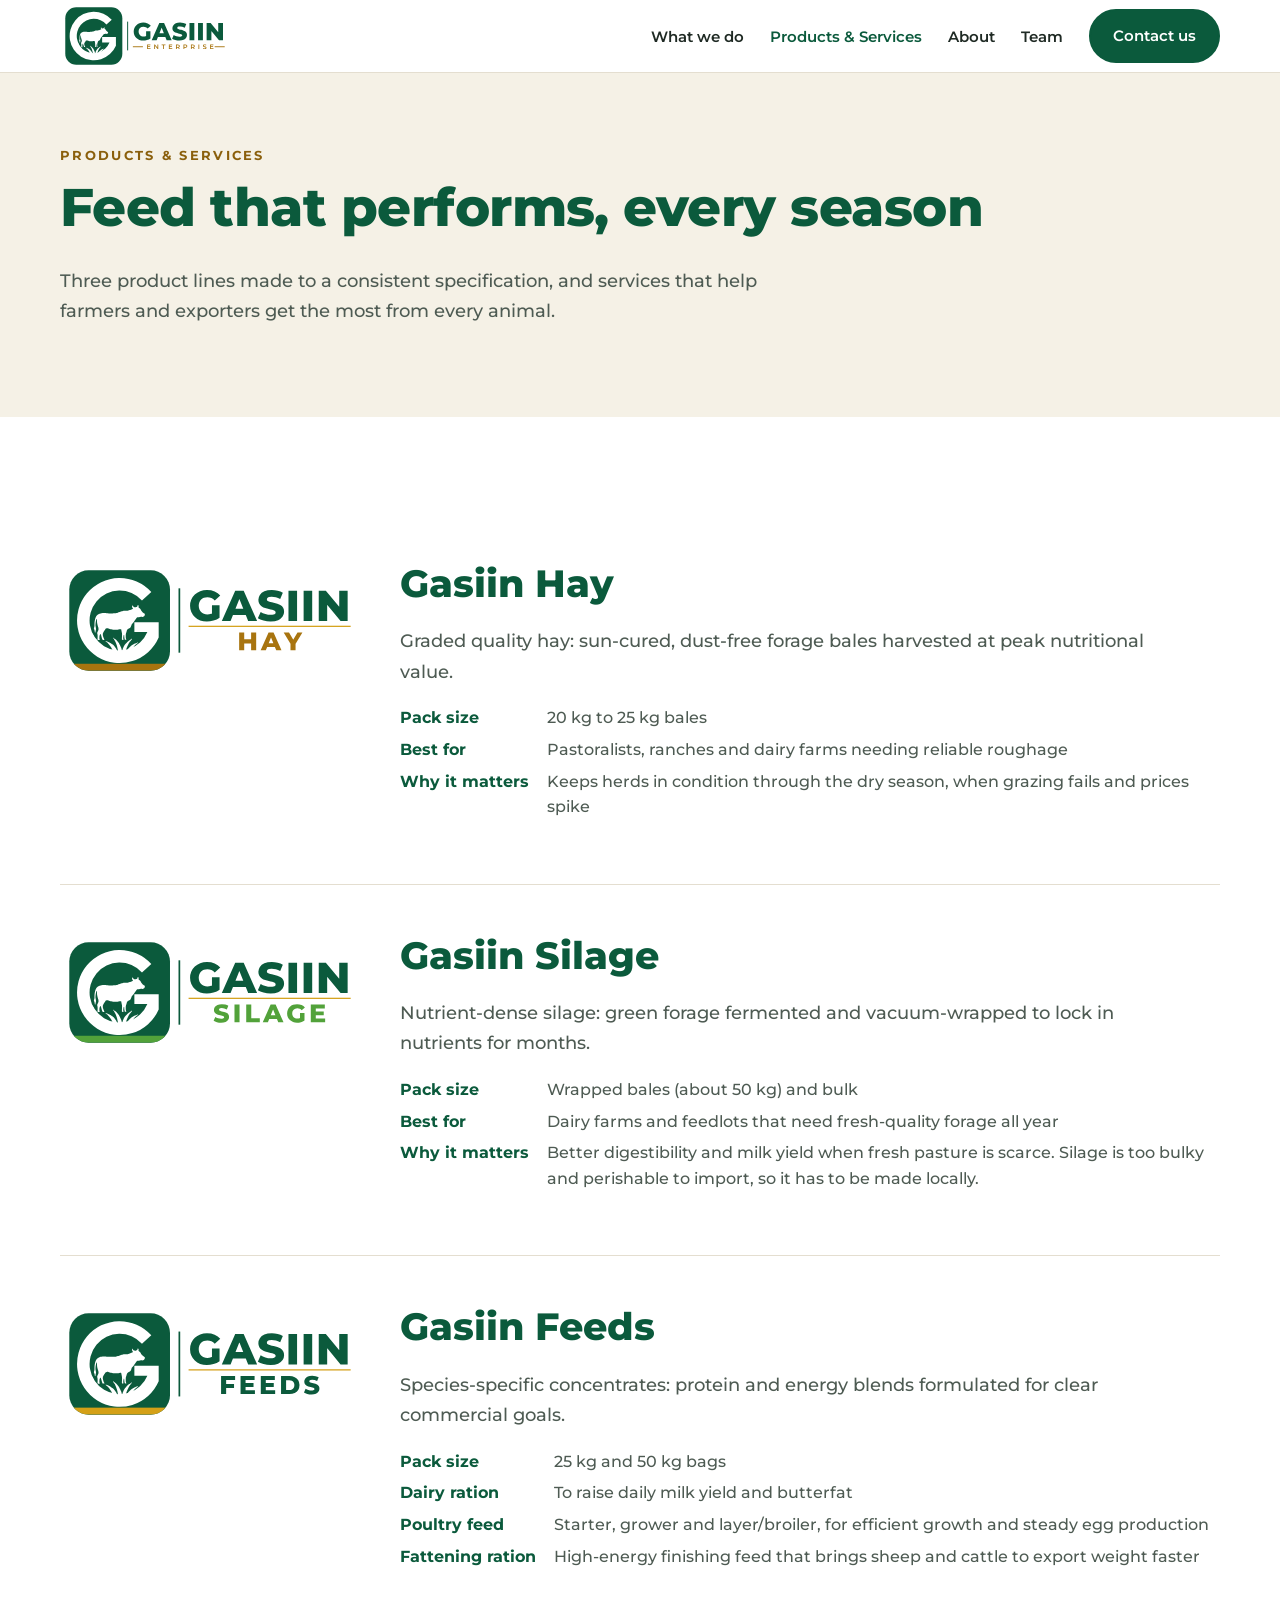
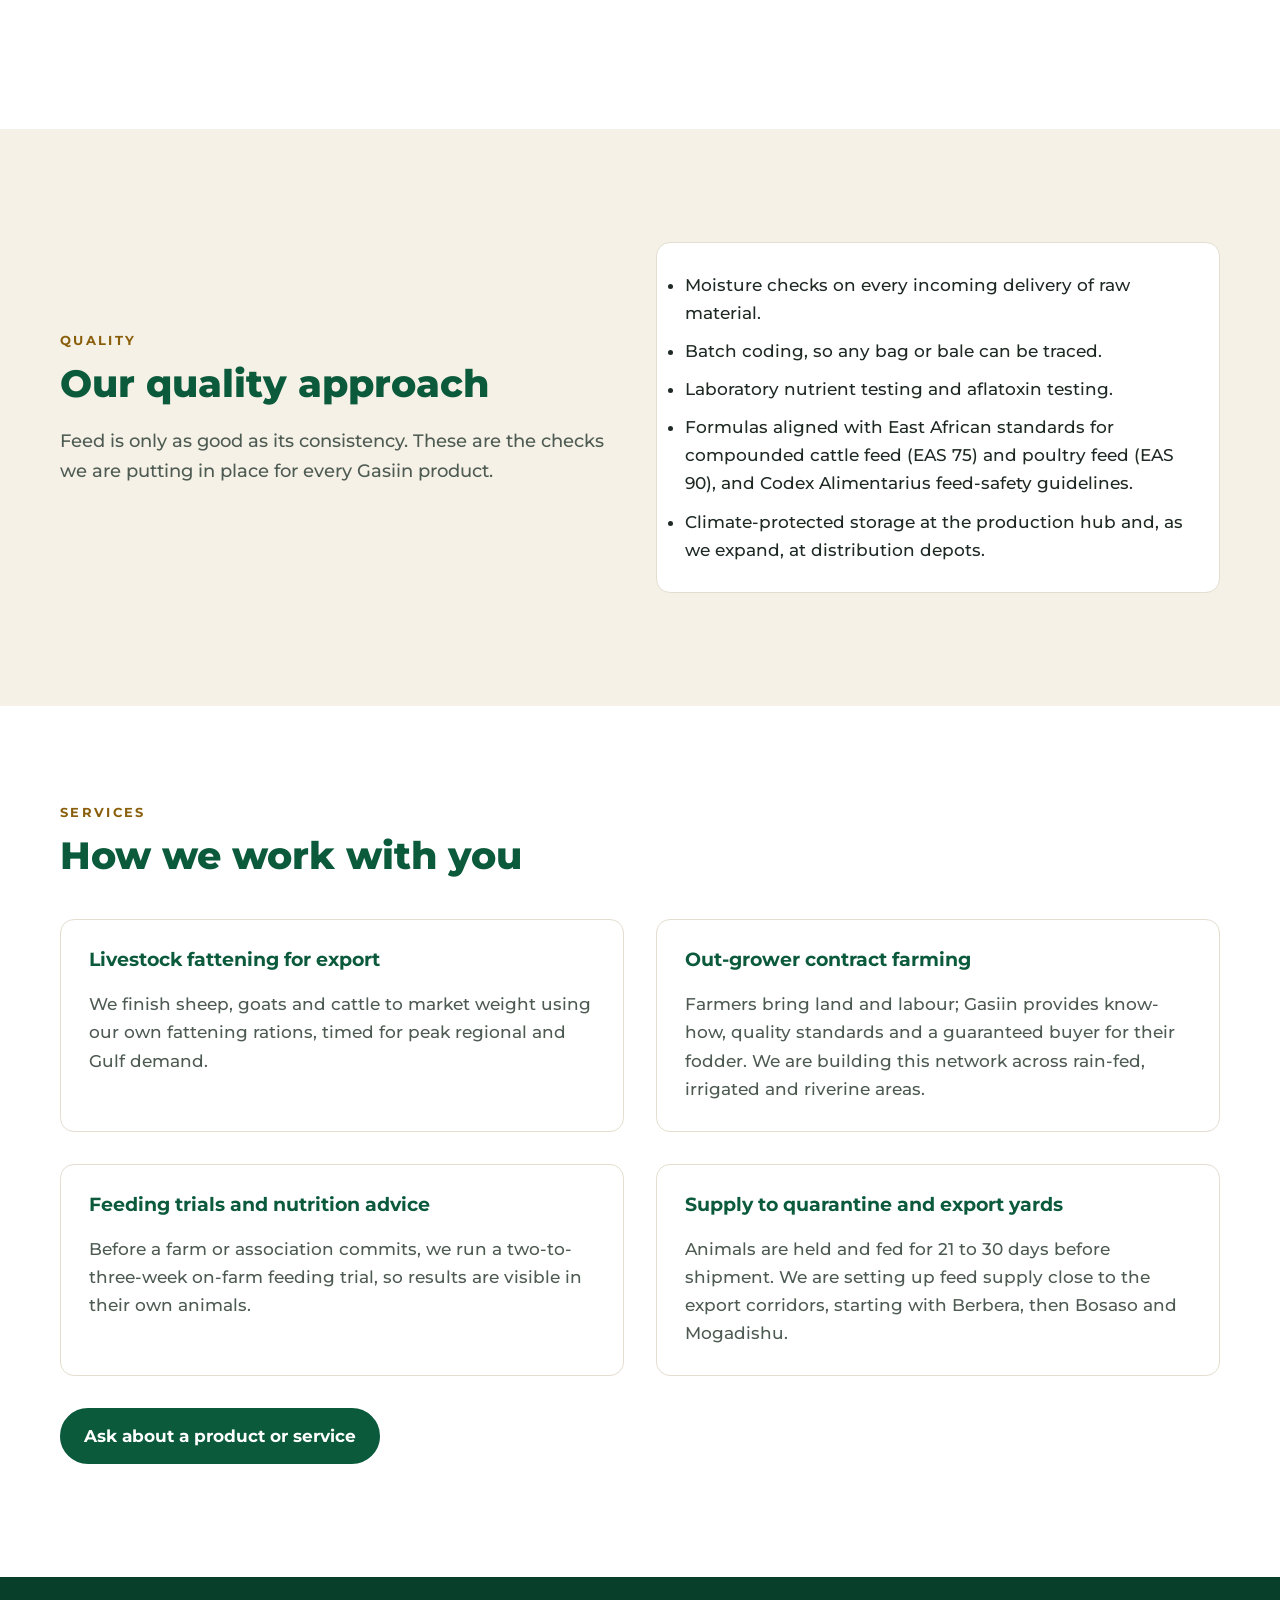
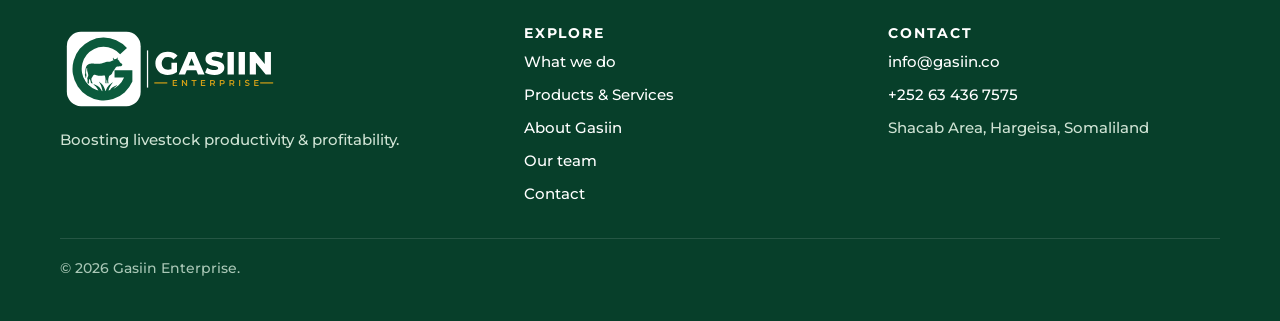
<file: docs/products.html>
<!doctype html>
<html lang="en">
<head>
<meta charset="utf-8">
<meta name="viewport" content="width=device-width, initial-scale=1">
<title>Products & Services | Gasiin Hay, Silage and Feeds</title>
<meta name="description" content="Gasiin Hay, Gasiin Silage and Gasiin Feeds: pack sizes, uses and quality checks, plus livestock fattening, contract farming and feeding trials from Gasiin Enterprise.">
<link rel="canonical" href="https://gasiin.co/products.html">
<meta name="theme-color" content="#0B5A3C">
<meta property="og:type" content="website">
<meta property="og:site_name" content="Gasiin Enterprise">
<meta property="og:title" content="Products & Services | Gasiin Hay, Silage and Feeds">
<meta property="og:description" content="Gasiin Hay, Gasiin Silage and Gasiin Feeds: pack sizes, uses and quality checks, plus livestock fattening, contract farming and feeding trials from Gasiin Enterprise.">
<meta property="og:url" content="https://gasiin.co/products.html">
<meta property="og:image" content="https://gasiin.co/assets/img/og-image.png">
<meta name="twitter:card" content="summary_large_image">
<link rel="icon" href="favicon.ico" sizes="any">
<link rel="icon" type="image/png" sizes="32x32" href="assets/img/favicon-32.png">
<link rel="apple-touch-icon" href="assets/img/apple-touch-icon.png">
<link rel="preconnect" href="https://fonts.googleapis.com">
<link rel="preconnect" href="https://fonts.gstatic.com" crossorigin>
<link rel="stylesheet" href="https://fonts.googleapis.com/css2?family=Montserrat:wght@500;600;700;800&amp;display=swap">
<link rel="stylesheet" href="assets/css/site.css?v=20261126d">
</head>
<body>
<a class="skip" href="#main">Skip to content</a>
<header class="site-header">
  <div class="container">
    <a class="brand" href="index.html"><img src="assets/img/logo-compact.svg" alt="Gasiin Enterprise" width="170" height="68"></a>
    <button class="menu-toggle" type="button" aria-expanded="false" aria-controls="nav">Menu</button>
    <nav class="nav" id="nav" aria-label="Main">
      <ul>
        <li><a href="index.html#what">What we do</a></li>
        <li><a href="products.html" aria-current="page">Products &amp; Services</a></li>
        <li><a href="about.html">About</a></li>
        <li><a href="index.html#team">Team</a></li>
        <li><a class="btn" href="contact.html">Contact us</a></li>
      </ul>
    </nav>
  </div>
</header>
<main id="main">

<section class="page-hero">
  <div class="container">
    <span class="eyebrow">Products &amp; Services</span>
    <h1>Feed that performs, every season</h1>
    <p class="lead">Three product lines made to a consistent specification, and services that help farmers and exporters get the most from every animal.</p>
  </div>
</section>

<section class="section">
  <div class="container">

    <article class="product" id="hay">
      <img class="logo" src="assets/img/gasiin-hay.svg" alt="Gasiin Hay" width="300" height="119" loading="lazy">
      <div>
        <h2>Gasiin Hay</h2>
        <p class="lead">Graded quality hay: sun-cured, dust-free forage bales harvested at peak nutritional value.</p>
        <dl class="spec">
          <dt>Pack size</dt><dd>20 kg to 25 kg bales</dd>
          <dt>Best for</dt><dd>Pastoralists, ranches and dairy farms needing reliable roughage</dd>
          <dt>Why it matters</dt><dd>Keeps herds in condition through the dry season, when grazing fails and prices spike</dd>
        </dl>
      </div>
    </article>

    <article class="product" id="silage">
      <img class="logo" src="assets/img/gasiin-silage.svg" alt="Gasiin Silage" width="300" height="119" loading="lazy">
      <div>
        <h2>Gasiin Silage</h2>
        <p class="lead">Nutrient-dense silage: green forage fermented and vacuum-wrapped to lock in nutrients for months.</p>
        <dl class="spec">
          <dt>Pack size</dt><dd>Wrapped bales (about 50 kg) and bulk</dd>
          <dt>Best for</dt><dd>Dairy farms and feedlots that need fresh-quality forage all year</dd>
          <dt>Why it matters</dt><dd>Better digestibility and milk yield when fresh pasture is scarce. Silage is too bulky and perishable to import, so it has to be made locally.</dd>
        </dl>
      </div>
    </article>

    <article class="product" id="feeds">
      <img class="logo" src="assets/img/gasiin-feeds.svg" alt="Gasiin Feeds" width="300" height="119" loading="lazy">
      <div>
        <h2>Gasiin Feeds</h2>
        <p class="lead">Species-specific concentrates: protein and energy blends formulated for clear commercial goals.</p>
        <dl class="spec">
          <dt>Pack size</dt><dd>25 kg and 50 kg bags</dd>
          <dt>Dairy ration</dt><dd>To raise daily milk yield and butterfat</dd>
          <dt>Poultry feed</dt><dd>Starter, grower and layer/broiler, for efficient growth and steady egg production</dd>
          <dt>Fattening ration</dt><dd>High-energy finishing feed that brings sheep and cattle to export weight faster</dd>
        </dl>
      </div>
    </article>

  </div>
</section>

<section class="section section--beige" id="quality">
  <div class="container grid-2">
    <div>
      <span class="eyebrow">Quality</span>
      <h2>Our quality approach</h2>
      <p class="lead">Feed is only as good as its consistency. These are the checks we are putting in place for every Gasiin product.</p>
    </div>
    <ul class="card">
      <li>Moisture checks on every incoming delivery of raw material.</li>
      <li>Batch coding, so any bag or bale can be traced.</li>
      <li>Laboratory nutrient testing and aflatoxin testing.</li>
      <li>Formulas aligned with East African standards for compounded cattle feed (EAS 75) and poultry feed (EAS 90), and Codex Alimentarius feed-safety guidelines.</li>
      <li>Climate-protected storage at the production hub and, as we expand, at distribution depots.</li>
    </ul>
  </div>
</section>

<section class="section" id="services">
  <div class="container">
    <div class="section-head">
      <span class="eyebrow">Services</span>
      <h2>How we work with you</h2>
    </div>
    <div class="grid-2" style="align-items:stretch">
      <div class="card">
        <h3>Livestock fattening for export</h3>
        <p>We finish sheep, goats and cattle to market weight using our own fattening rations, timed for peak regional and Gulf demand.</p>
      </div>
      <div class="card">
        <h3>Out-grower contract farming</h3>
        <p>Farmers bring land and labour; Gasiin provides know-how, quality standards and a guaranteed buyer for their fodder. We are building this network across rain-fed, irrigated and riverine areas.</p>
      </div>
      <div class="card">
        <h3>Feeding trials and nutrition advice</h3>
        <p>Before a farm or association commits, we run a two-to-three-week on-farm feeding trial, so results are visible in their own animals.</p>
      </div>
      <div class="card">
        <h3>Supply to quarantine and export yards</h3>
        <p>Animals are held and fed for 21 to 30 days before shipment. We are setting up feed supply close to the export corridors, starting with Berbera, then Bosaso and Mogadishu.</p>
      </div>
    </div>
    <p style="margin-top:32px"><a class="btn" href="contact.html">Ask about a product or service</a></p>
  </div>
</section>

</main>
<footer class="site-footer">
  <div class="container">
    <div>
      <img src="assets/img/logo-reversed-compact.svg" alt="Gasiin Enterprise" width="220" height="87">
      <p>Boosting livestock productivity &amp; profitability.</p>
    </div>
    <div>
      <h3>Explore</h3>
      <ul>
        <li><a href="index.html#what">What we do</a></li>
        <li><a href="products.html">Products &amp; Services</a></li>
        <li><a href="about.html">About Gasiin</a></li>
        <li><a href="index.html#team">Our team</a></li>
        <li><a href="contact.html">Contact</a></li>
      </ul>
    </div>
    <div>
      <h3>Contact</h3>
      <ul>
        <li><a href="mailto:info@gasiin.co">info@gasiin.co</a></li>
        <li><a href="tel:+252634367575">+252 63 436 7575</a></li>
        <li>Shacab Area, Hargeisa, Somaliland</li>
      </ul>
    </div>
    <p class="footer-bottom">© 2026 Gasiin Enterprise.</p>
  </div>
</footer>
<script src="assets/js/site.js" defer></script>
</body>
</html>
</file>
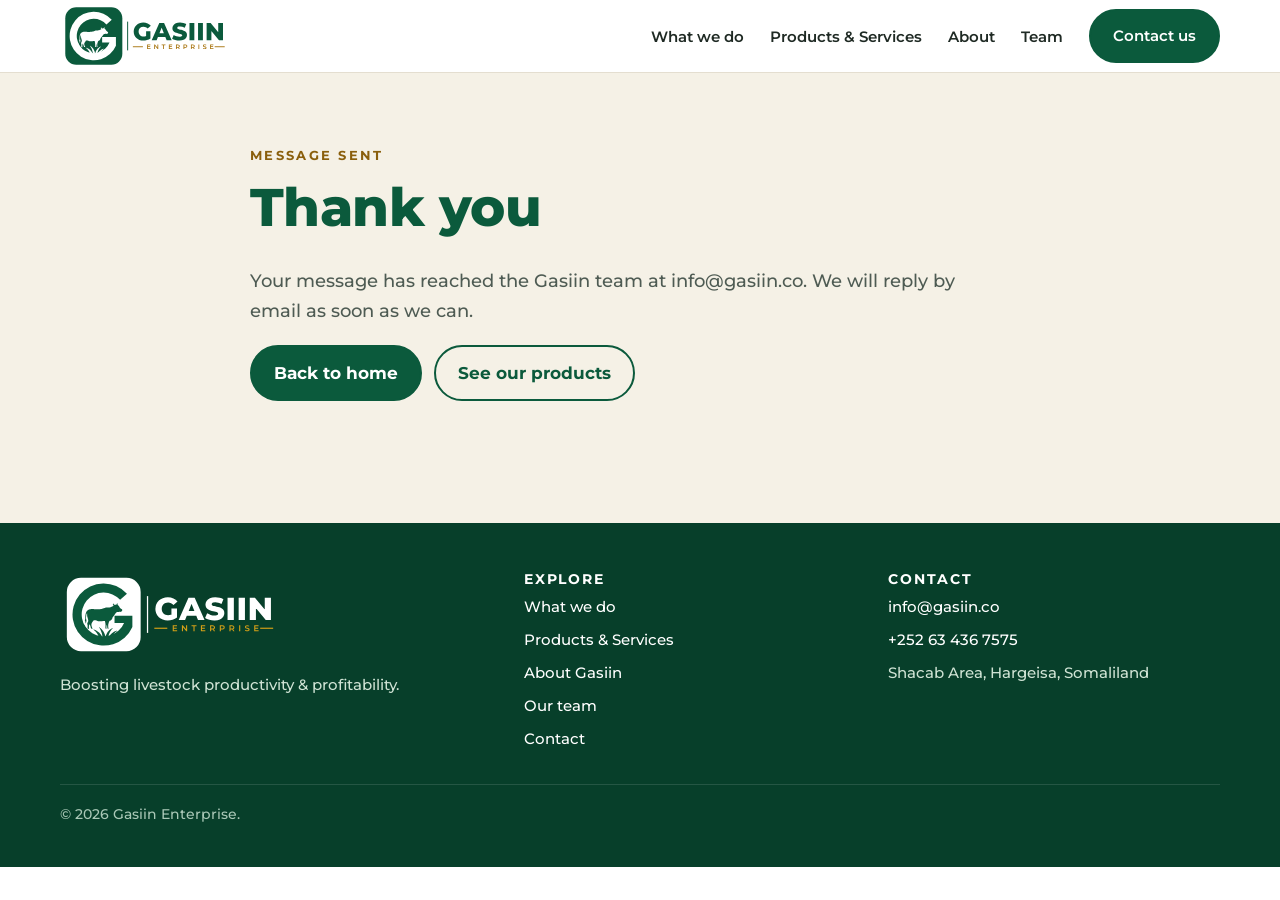
<file: docs/thank-you.html>
<!doctype html>
<html lang="en">
<head>
<meta charset="utf-8">
<meta name="viewport" content="width=device-width, initial-scale=1">
<title>Message sent | Gasiin Enterprise</title>
<meta name="description" content="Thank you for contacting Gasiin Enterprise. We will reply as soon as we can.">
<link rel="canonical" href="https://gasiin.co/thank-you.html">
<meta name="theme-color" content="#0B5A3C">
<meta property="og:type" content="website">
<meta property="og:site_name" content="Gasiin Enterprise">
<meta property="og:title" content="Message sent | Gasiin Enterprise">
<meta property="og:description" content="Thank you for contacting Gasiin Enterprise. We will reply as soon as we can.">
<meta property="og:url" content="https://gasiin.co/thank-you.html">
<meta property="og:image" content="https://gasiin.co/assets/img/og-image.png">
<meta name="twitter:card" content="summary_large_image">
<link rel="icon" href="favicon.ico" sizes="any">
<link rel="icon" type="image/png" sizes="32x32" href="assets/img/favicon-32.png">
<link rel="apple-touch-icon" href="assets/img/apple-touch-icon.png">
<link rel="preconnect" href="https://fonts.googleapis.com">
<link rel="preconnect" href="https://fonts.gstatic.com" crossorigin>
<link rel="stylesheet" href="https://fonts.googleapis.com/css2?family=Montserrat:wght@500;600;700;800&amp;display=swap">
<link rel="stylesheet" href="assets/css/site.css?v=20261126d">
<meta name="robots" content="noindex">
</head>
<body>
<a class="skip" href="#main">Skip to content</a>
<header class="site-header">
  <div class="container">
    <a class="brand" href="index.html"><img src="assets/img/logo-compact.svg" alt="Gasiin Enterprise" width="170" height="68"></a>
    <button class="menu-toggle" type="button" aria-expanded="false" aria-controls="nav">Menu</button>
    <nav class="nav" id="nav" aria-label="Main">
      <ul>
        <li><a href="index.html#what">What we do</a></li>
        <li><a href="products.html">Products &amp; Services</a></li>
        <li><a href="about.html">About</a></li>
        <li><a href="index.html#team">Team</a></li>
        <li><a class="btn" href="contact.html">Contact us</a></li>
      </ul>
    </nav>
  </div>
</header>
<main id="main">
<section class="page-hero" style="min-height:50vh">
  <div class="container prose">
    <span class="eyebrow">Message sent</span>
    <h1>Thank you</h1>
    <p class="lead">Your message has reached the Gasiin team at info@gasiin.co. We will reply by email as soon as we can.</p>
    <div class="btn-row"><a class="btn" href="index.html">Back to home</a><a class="btn btn--ghost" href="products.html">See our products</a></div>
  </div>
</section>
</main>
<footer class="site-footer">
  <div class="container">
    <div>
      <img src="assets/img/logo-reversed-compact.svg" alt="Gasiin Enterprise" width="220" height="87">
      <p>Boosting livestock productivity &amp; profitability.</p>
    </div>
    <div>
      <h3>Explore</h3>
      <ul>
        <li><a href="index.html#what">What we do</a></li>
        <li><a href="products.html">Products &amp; Services</a></li>
        <li><a href="about.html">About Gasiin</a></li>
        <li><a href="index.html#team">Our team</a></li>
        <li><a href="contact.html">Contact</a></li>
      </ul>
    </div>
    <div>
      <h3>Contact</h3>
      <ul>
        <li><a href="mailto:info@gasiin.co">info@gasiin.co</a></li>
        <li><a href="tel:+252634367575">+252 63 436 7575</a></li>
        <li>Shacab Area, Hargeisa, Somaliland</li>
      </ul>
    </div>
    <p class="footer-bottom">© 2026 Gasiin Enterprise.</p>
  </div>
</footer>
<script src="assets/js/site.js" defer></script>
</body>
</html>
</file>
<file: docs/assets/css/site.css>
/* Gasiin Enterprise — site styles (Brand Kit v2) */
:root {
  --forest: #0B5A3C;
  --grass: #52A23A;
  --gold: #D4A017;
  --deep-gold: #A8740F;
  --deep-forest: #073F2A;
  --beige: #F5F1E6;
  --gold-text: #8A5F0C;     /* Deep Gold darkened for small text: meets WCAG AA on white and beige */
  --gold-on-green: #F0C64A; /* Harvest Gold lightened for small text on Forest Green */
  --ink: #1F2A24;
  --muted: #4E5B53;
  --line: #E4DED0;
  --radius: 14px;
  --max: 1160px;
}

*, *::before, *::after { box-sizing: border-box; }
html { scroll-behavior: smooth; scroll-padding-top: 88px; -webkit-text-size-adjust: 100%; }
body {
  margin: 0;
  font-family: "Montserrat", Arial, Helvetica, sans-serif;
  font-weight: 500;
  font-size: 17px;
  line-height: 1.65;
  color: var(--ink);
  background: #fff;
}
img, svg { max-width: 100%; height: auto; display: block; }
a { color: var(--forest); }
a:hover { color: var(--deep-forest); }
h1, h2, h3 { line-height: 1.2; margin: 0 0 .5em; color: var(--forest); }
h1 { font-weight: 800; font-size: clamp(2rem, 4.6vw, 3.3rem); letter-spacing: -0.01em; }
h2 { font-weight: 800; font-size: clamp(1.6rem, 3.2vw, 2.4rem); }
h3 { font-weight: 700; font-size: 1.2rem; }
p { margin: 0 0 1em; }
:focus-visible { outline: 3px solid var(--deep-forest); outline-offset: 2px; box-shadow: 0 0 0 6px var(--gold); }
.section--green :focus-visible, .site-footer :focus-visible { outline-color: #fff; }

.container { width: min(100% - 40px, var(--max)); margin-inline: auto; }
.skip { position: absolute; left: -999px; }
.skip:focus { left: 12px; top: 12px; z-index: 100; background: #fff; padding: 8px 12px; }

/* Header */
.site-header { position: sticky; top: 0; z-index: 50; background: rgba(255,255,255,.97); border-bottom: 1px solid var(--line); }
.site-header .container { display: flex; align-items: center; justify-content: space-between; gap: 20px; min-height: 72px; }
.brand img { width: 170px; }
.nav ul { list-style: none; margin: 0; padding: 0; display: flex; gap: 26px; align-items: center; }
.nav a { text-decoration: none; font-weight: 600; font-size: .95rem; color: var(--ink); }
.nav a:hover, .nav a[aria-current="page"] { color: var(--forest); }
.nav .btn { color: #fff; }
.menu-toggle { display: none; background: none; border: 1px solid var(--line); border-radius: 10px; padding: 10px 12px; font: inherit; font-weight: 700; color: var(--forest); cursor: pointer; min-height: 44px; }

/* Buttons */
.btn { display: inline-flex; align-items: center; justify-content: center; gap: 8px; min-height: 46px; padding: 12px 22px; border-radius: 999px; background: var(--forest); color: #fff; font-weight: 700; text-decoration: none; border: 2px solid var(--forest); }
.btn:hover { background: var(--deep-forest); border-color: var(--deep-forest); color: #fff; }
.btn--ghost { background: transparent; color: var(--forest); }
.btn--ghost:hover { background: var(--forest); color: #fff; }
.btn--gold { background: var(--gold); border-color: var(--gold); color: var(--deep-forest); }
.btn--gold:hover { background: #E4B42C; border-color: #E4B42C; color: var(--deep-forest); }
.btn-row { display: flex; flex-wrap: wrap; gap: 12px; }

/* Sections */
.section { padding: clamp(56px, 8vw, 96px) 0; }
.section--beige { background: var(--beige); }
.section--green { background: var(--forest); color: #fff; }
.section--green h2, .section--green h3 { color: #fff; }
.section--green .eyebrow { color: var(--gold-on-green); }
.eyebrow { display: block; font-size: .8rem; font-weight: 700; letter-spacing: .18em; text-transform: uppercase; color: var(--gold-text); margin-bottom: 10px; }
.lead { font-size: 1.15rem; color: var(--muted); max-width: 760px; }
.section--green .lead { color: #DDEBE2; }
.section-head { max-width: 780px; margin-bottom: 40px; }

/* Grids and cards */
.grid-2 { display: grid; grid-template-columns: repeat(2, minmax(0, 1fr)); gap: 32px; align-items: center; }
.grid-3 { display: grid; grid-template-columns: repeat(3, minmax(0, 1fr)); gap: 24px; }
.grid-4 { display: grid; grid-template-columns: repeat(4, minmax(0, 1fr)); gap: 20px; }
.card { background: #fff; border: 1px solid var(--line); border-radius: var(--radius); padding: 28px; display: flex; flex-direction: column; gap: 10px; }
.card p { color: var(--muted); margin: 0; }
.card .logo { width: 100%; max-width: 260px; margin-bottom: 6px; }
.card ul { margin: 0; padding-left: 1.1em; color: var(--muted); }
.card .more { margin-top: auto; font-weight: 700; text-decoration: none; }
.icon { width: 44px; height: 44px; border-radius: 12px; background: var(--beige); color: var(--forest); display: grid; place-items: center; }
.icon svg { width: 24px; height: 24px; }

.stat { border-left: 4px solid var(--gold); padding: 6px 0 6px 18px; }
.stat strong { display: block; font-size: clamp(1.8rem, 3.4vw, 2.5rem); font-weight: 800; color: #fff; line-height: 1.1; }
.stat span { color: #DDEBE2; font-size: .98rem; }
.source { margin-top: 28px; font-size: .85rem; color: #BFD6C8; }

/* Hero */
.hero { padding: clamp(40px, 7vw, 88px) 0; background: linear-gradient(180deg, var(--beige), #fff); }
.hero .tagline { font-size: 1.2rem; color: var(--muted); max-width: 560px; }
.hero .descriptor { font-size: .82rem; font-weight: 700; letter-spacing: .14em; color: var(--forest); margin-bottom: 18px; }
.hero .descriptor b { color: var(--gold); font-weight: 700; padding: 0 6px; }

/* People */
.person { display: flex; gap: 18px; align-items: flex-start; }
.avatar { flex: 0 0 120px; width: 120px; height: 120px; border-radius: 50%; background: var(--forest); color: #fff; display: grid; place-items: center; font-weight: 800; font-size: 1.3rem; }
.avatar--photo { object-fit: cover; object-position: center 30%; background: var(--beige); border: 3px solid #fff; box-shadow: 0 2px 10px rgba(0,0,0,.12); }
.person h3 { margin-bottom: 2px; }
.role { display: block; font-size: .85rem; font-weight: 700; letter-spacing: .06em; text-transform: uppercase; color: var(--gold-text); margin-bottom: 8px; }
.person p { color: var(--muted); margin: 0; font-size: .97rem; }
.subhead { margin: 48px 0 20px; font-size: 1rem; letter-spacing: .14em; text-transform: uppercase; color: var(--muted); font-weight: 700; }

/* Placeholders and media */
.placeholder { position: relative; aspect-ratio: 4 / 3; border-radius: var(--radius); background: var(--deep-forest) url("../img/g-mark-faint.svg") center / 38% no-repeat; display: flex; align-items: flex-end; padding: 14px 16px; color: #CFE3D4; font-size: .85rem; font-weight: 600; overflow: hidden; }
.placeholder--tall { aspect-ratio: 5 / 4; }
.gallery { display: grid; grid-template-columns: repeat(3, minmax(0, 1fr)); gap: 16px; }
/* Hero photo */
.hero-photo { margin: 0; aspect-ratio: 5 / 4; border-radius: var(--radius); overflow: hidden; background: var(--deep-forest); }
.hero-photo img { width: 100%; height: 100%; object-fit: cover; display: block; }

/* Gallery photos with hover captions */
.photo { position: relative; margin: 0; aspect-ratio: 4 / 3; border-radius: var(--radius); overflow: hidden; background: var(--deep-forest); }
.photo img { width: 100%; height: 100%; object-fit: cover; display: block; transition: transform .5s ease; }
.photo figcaption { position: absolute; inset: auto 0 0 0; padding: 40px 16px 14px; color: #fff; background: linear-gradient(180deg, rgba(10,40,25,0) 0%, rgba(10,40,25,.88) 55%); display: grid; gap: 4px; font-size: .9rem; line-height: 1.4; transform: translateY(101%); transition: transform .35s ease; }
.photo figcaption strong { font-size: 1rem; }
.photo figcaption time { font-size: .78rem; font-weight: 700; letter-spacing: .08em; text-transform: uppercase; color: #F0C64A; }
.photo:hover figcaption, .photo:focus-within figcaption, .photo:focus figcaption { transform: none; }
.photo:hover img, .photo:focus img { transform: scale(1.04); }
.photo:focus-visible { outline: 3px solid var(--gold); outline-offset: 3px; }
@media (hover: none) { .photo figcaption { transform: none; } }
@media (prefers-reduced-motion: reduce) { .photo img, .photo figcaption { transition: none; } }
.video { position: relative; aspect-ratio: 16 / 9; border-radius: var(--radius); overflow: hidden; background: var(--deep-forest); margin-top: 16px; }
.video button { all: unset; cursor: pointer; position: absolute; inset: 0; display: grid; place-items: center; color: #fff; font-weight: 700; }
.video button span { background: var(--gold); color: var(--deep-forest); padding: 12px 22px; border-radius: 999px; }
.video iframe { position: absolute; inset: 0; width: 100%; height: 100%; border: 0; }
.video video { position: absolute; inset: 0; width: 100%; height: 100%; object-fit: cover; background: var(--deep-forest); }

/* Contact */
.contact-list { list-style: none; padding: 0; margin: 0 0 24px; display: grid; gap: 14px; }
.contact-list li { display: flex; gap: 12px; align-items: flex-start; }
.contact-list a { color: #fff; font-weight: 700; }
.contact-list .icon { background: rgba(255,255,255,.1); color: var(--gold); flex: 0 0 44px; }

/* Detail pages */
.page-hero { background: var(--beige); padding: clamp(40px, 6vw, 72px) 0; }
.prose { max-width: 780px; }
.prose ul { padding-left: 1.2em; }
.product { display: grid; grid-template-columns: 300px minmax(0, 1fr); gap: 40px; padding: 48px 0; border-top: 1px solid var(--line); }
.product:first-of-type { border-top: 0; }
.spec { display: grid; grid-template-columns: max-content 1fr; gap: 6px 18px; margin: 16px 0; font-size: .97rem; }
.spec dt { font-weight: 700; color: var(--forest); }
.spec dd { margin: 0; color: var(--muted); }
.steps { counter-reset: s; list-style: none; padding: 0; display: grid; gap: 18px; }
.steps li { counter-increment: s; position: relative; padding-left: 56px; }
.steps li::before { content: counter(s); position: absolute; left: 0; top: 0; width: 38px; height: 38px; border-radius: 50%; background: var(--forest); color: #fff; display: grid; place-items: center; font-weight: 800; }

/* Footer */
.site-footer { background: var(--deep-forest); color: #CFE3D4; padding: 48px 0 28px; font-size: .95rem; }
.site-footer .container { display: grid; grid-template-columns: 1.3fr 1fr 1fr; gap: 32px; }
.site-footer img { width: 220px; margin-bottom: 14px; }
.site-footer h3 { color: #fff; font-size: .85rem; letter-spacing: .14em; text-transform: uppercase; }
.site-footer ul { list-style: none; padding: 0; margin: 0; display: grid; gap: 8px; }
.site-footer a { color: #fff; text-decoration: none; }
.site-footer a:hover { color: var(--gold); }
.footer-bottom { grid-column: 1 / -1; border-top: 1px solid rgba(255,255,255,.12); padding-top: 18px; font-size: .85rem; color: #A9C7B6; }

/* Responsive */
@media (max-width: 960px) {
  .grid-4 { grid-template-columns: repeat(2, minmax(0, 1fr)); }
  .grid-3 { grid-template-columns: repeat(2, minmax(0, 1fr)); }
  .product { grid-template-columns: 1fr; gap: 16px; }
  .product .logo { max-width: 260px; }
}
@media (max-width: 720px) {
  body { font-size: 16px; }
  .menu-toggle { display: inline-block; }
  .nav { position: absolute; top: 72px; left: 0; right: 0; background: #fff; border-bottom: 1px solid var(--line); display: none; }
  .nav.open { display: block; }
  .nav ul { flex-direction: column; align-items: stretch; gap: 0; padding: 8px 20px 18px; }
  .nav li a { display: block; padding: 12px 0; }
  .nav .btn { margin-top: 8px; }
  .nav li a.btn { padding: 12px 22px; display: inline-flex; }
  .brand img { width: 140px; }
  .grid-2, .grid-3, .grid-4, .gallery { grid-template-columns: 1fr; }
  .site-footer .container { grid-template-columns: 1fr; }
  .spec { grid-template-columns: 1fr; }
}

/* Contact form */
.form label { font-weight: 700; font-size: .92rem; color: var(--forest); margin-top: 6px; }
.form input, .form select, .form textarea { width: 100%; font: inherit; font-size: 16px; padding: 12px 14px; border: 1px solid #CFC7B4; border-radius: 10px; background: #fff; color: var(--ink); }
.form input:focus, .form select:focus, .form textarea:focus { outline: 3px solid var(--deep-forest); outline-offset: 1px; border-color: var(--forest); }
.form .btn { margin-top: 14px; align-self: flex-start; cursor: pointer; font: inherit; font-weight: 700; }
.form-note { font-size: .85rem; color: var(--muted); }
.hp { position: absolute; left: -9999px; width: 1px; height: 1px; opacity: 0; }
.contact-list--light a { color: var(--forest); }
.contact-list--light .icon { background: var(--beige); color: var(--forest); }
.photo { width: 100%; aspect-ratio: 4 / 3; object-fit: cover; border-radius: var(--radius); }
</file>
